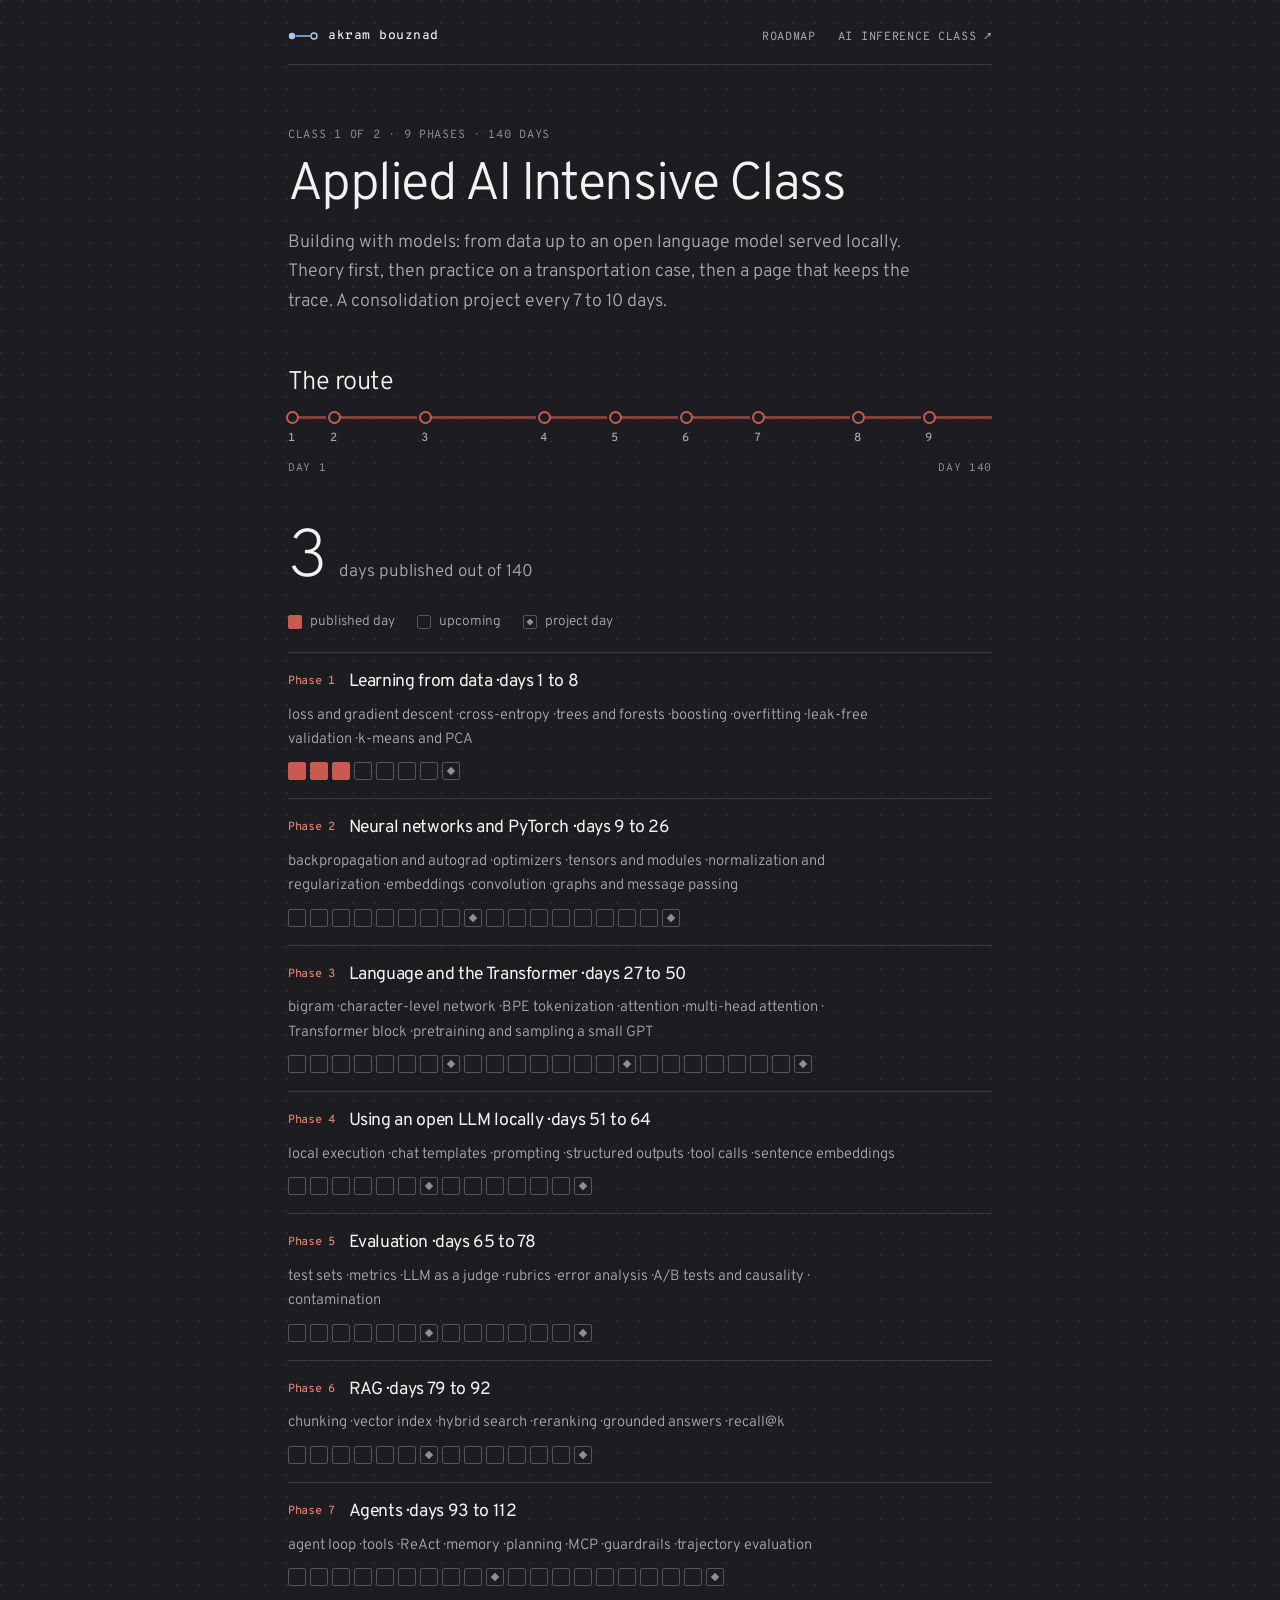
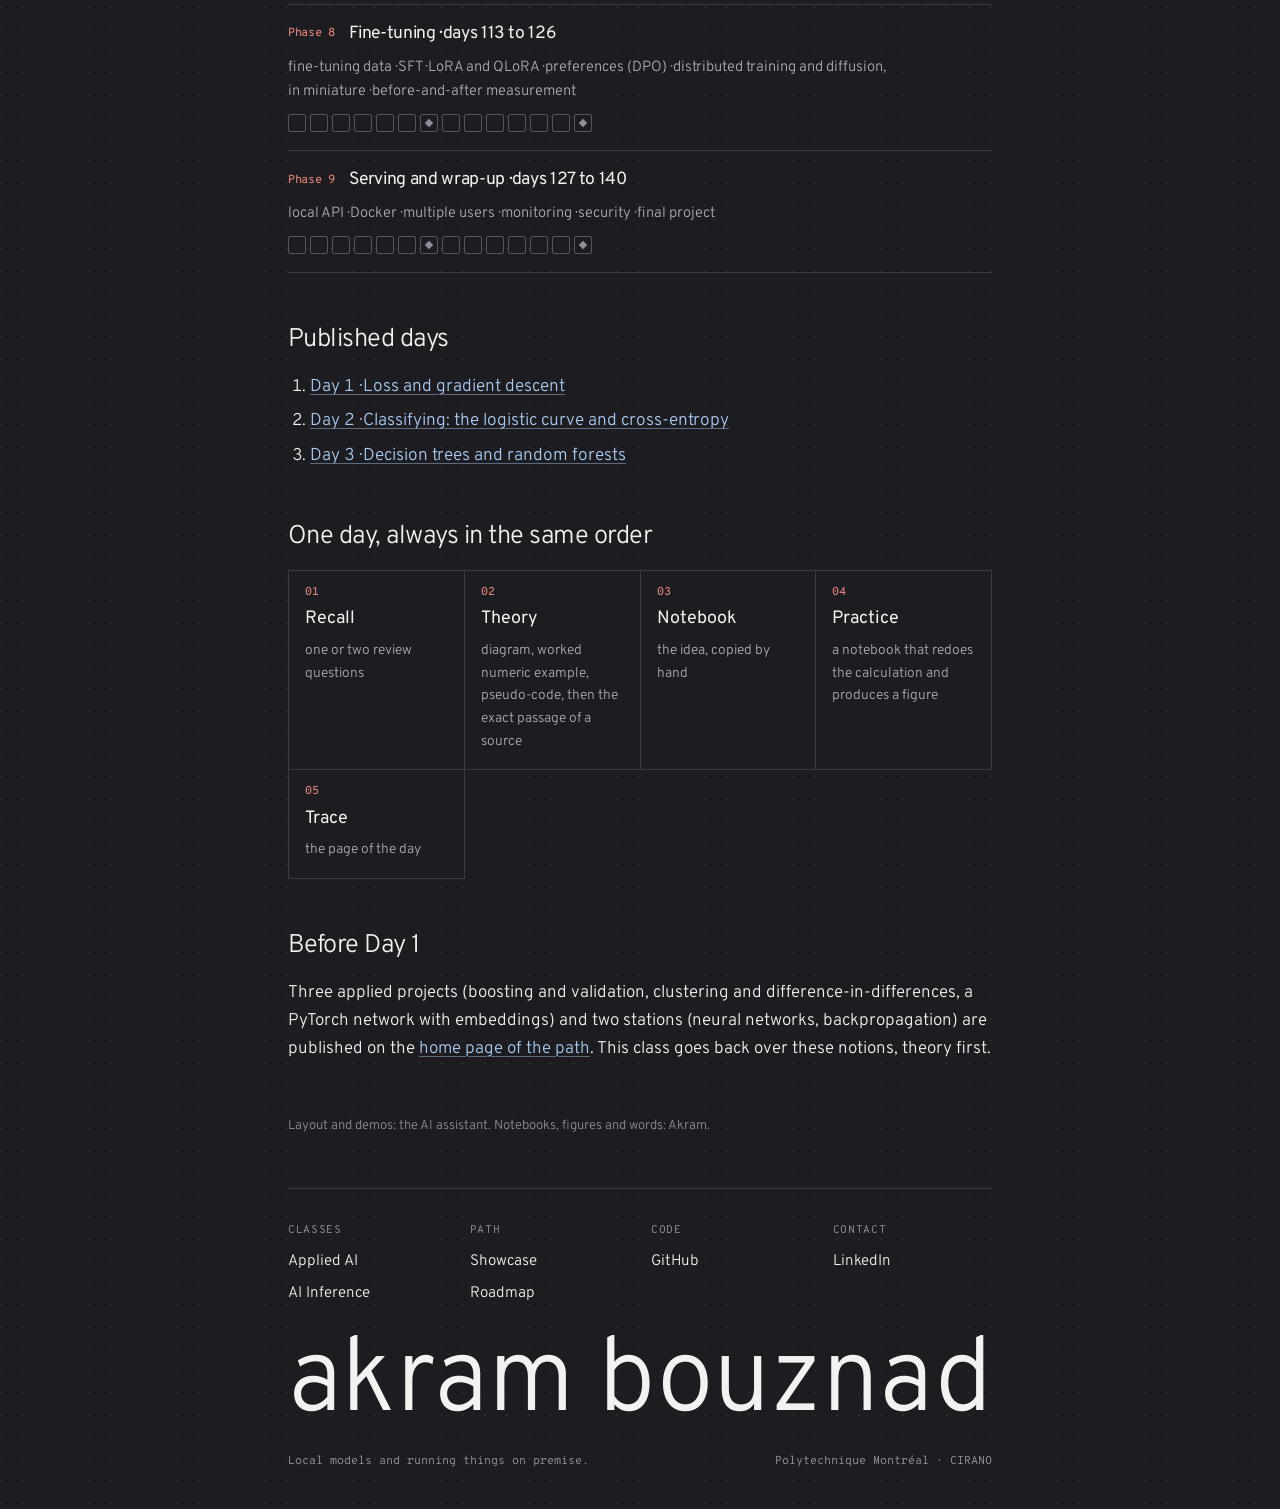
<file: docs/index.html>
<!doctype html>
<html lang="en">
<head>
<meta charset="utf-8">
<meta name="viewport" content="width=device-width, initial-scale=1, viewport-fit=cover">
<title>Applied AI Intensive Class</title>
<meta name="description" content="A 140-day intensive class in applied AI: from data up to an open language model served locally. Theory first, one page a day, a project every 7 to 10 days.">
<link rel="preconnect" href="https://fonts.googleapis.com">
<link rel="preconnect" href="https://fonts.gstatic.com" crossorigin>
<link rel="stylesheet" href="https://fonts.googleapis.com/css2?family=Overpass+Mono:wght@400;500&family=Overpass:ital,wght@0,200..700;1,300..500&display=swap">
<link rel="stylesheet" href="style.css">
</head>
<body>
<main class="page-jours">
  <nav class="barre" aria-label="Related pages">
    <a class="signature" href="https://akrambouznad789-cyber.github.io/"><svg viewBox="0 0 30 10" aria-hidden="true"><circle cx="4" cy="5" r="3.2" fill="currentColor"/><line x1="7.6" y1="5" x2="22.4" y2="5" stroke="currentColor" stroke-width="1.4"/><circle cx="26" cy="5" r="3" fill="none" stroke="currentColor" stroke-width="1.4"/></svg>akram bouznad</a>
    <ul class="liens-haut">
      <li><a href="https://akrambouznad789-cyber.github.io/roadmap-ia/">Roadmap</a></li>
      <li><a href="https://akrambouznad789-cyber.github.io/ai-inference-intensive-class/">AI Inference class ↗</a></li>
    </ul>
  </nav>

  <header class="entete">
    <p class="surtitre">Class 1 of 2 · 9 phases · 140 days</p>
    <h1>Applied AI Intensive Class</h1>
    <p class="chapeau">Building with models: from data up to an open language model served locally. Theory first, then practice on a transportation case, then a page that keeps the trace. A consolidation project every 7 to 10 days.</p>
  </header>

  <section aria-labelledby="route-title">
    <h2 id="route-title">The route</h2>
    <ol class="ligne-phases" id="phase-line"></ol>
    <p class="reperes-jours" aria-hidden="true"><span>Day 1</span><span>Day 140</span></p>
  </section>

  <section aria-labelledby="progress-title">
    <h2 id="progress-title" class="sr-titre">Progress</h2>
    <p class="compte"><strong id="count">0</strong><span id="count-text">day published out of 140</span></p>
    <p class="legende">
      <span><i class="case faite" aria-hidden="true"></i> published day</span>
      <span><i class="case" aria-hidden="true"></i> upcoming</span>
      <span><i class="case projet" aria-hidden="true"></i> project day</span>
    </p>
    <div class="phases" id="phases"></div>
  </section>

  <section aria-labelledby="list-title">
    <h2 id="list-title">Published days</h2>
    <ol class="liste-jours" id="day-list"></ol>
    <p class="note" id="empty-list" hidden>No day published yet: Day 1 opens phase 1.</p>
  </section>

  <section aria-labelledby="recipe-title">
    <h2 id="recipe-title">One day, always in the same order</h2>
    <ol class="recette">
      <li><strong>Recall</strong><span class="quoi">one or two review questions</span></li>
      <li><strong>Theory</strong><span class="quoi">diagram, worked numeric example, pseudo-code, then the exact passage of a source</span></li>
      <li><strong>Notebook</strong><span class="quoi">the idea, copied by hand</span></li>
      <li><strong>Practice</strong><span class="quoi">a notebook that redoes the calculation and produces a figure</span></li>
      <li><strong>Trace</strong><span class="quoi">the page of the day</span></li>
    </ol>
  </section>

  <section aria-labelledby="before-title">
    <h2 id="before-title">Before Day 1</h2>
    <p>Three applied projects (boosting and validation, clustering and difference-in-differences, a PyTorch network with embeddings) and two stations (neural networks, backpropagation) are published on the <a href="https://akrambouznad789-cyber.github.io/roadmap-ia/">home page of the path</a>. This class goes back over these notions, theory first.</p>
  </section>

  <p class="attribution">Layout and demos: the AI assistant. Notebooks, figures and words: Akram.</p>
  <footer class="pied">
    <div class="pied-colonnes">
      <div><p class="pied-titre">Classes</p><ul><li><a href="https://akrambouznad789-cyber.github.io/applied-ai-intensive-class/">Applied AI</a></li><li><a href="https://akrambouznad789-cyber.github.io/ai-inference-intensive-class/">AI Inference</a></li></ul></div>
      <div><p class="pied-titre">Path</p><ul><li><a href="https://akrambouznad789-cyber.github.io/">Showcase</a></li><li><a href="https://akrambouznad789-cyber.github.io/roadmap-ia/">Roadmap</a></li></ul></div>
      <div><p class="pied-titre">Code</p><ul><li><a href="https://github.com/akrambouznad789-cyber">GitHub</a></li></ul></div>
      <div><p class="pied-titre">Contact</p><ul><li><a href="https://www.linkedin.com/in/akram-bouznad-68aa7b292/">LinkedIn</a></li></ul></div>
    </div>
    <svg class="pied-nom" viewBox="0 0 1000 128" role="img" aria-label="Akram Bouznad"><text x="0" y="106" font-size="150" textLength="1000" lengthAdjust="spacingAndGlyphs">akram bouznad</text></svg>
    <p class="pied-bas"><span>Local models and running things on premise.</span><span>Polytechnique Montréal · CIRANO</span></p>
  </footer>
</main>

<!-- The only thing to update each day: one line per published day, for example
     { "numero": 1, "titre": "Loss and gradient descent" }
     The block ids and keys stay in French: the showcase site reads them. -->
<script type="application/json" id="jours-publies">
[
  { "numero": 1, "titre": "Loss and gradient descent" },
  { "numero": 2, "titre": "Classifying: the logistic curve and cross-entropy" },
  { "numero": 3, "titre": "Decision trees and random forests" }
]
</script>

<!-- The phases of the class. The showcase site (akrambouznad789-cyber.github.io) reads this block and the published days;
     the home page of the path (repository roadmap-ia) repeats their names and bounds. -->
<script type="application/json" id="phases-de-la-classe">
[
  { "numero": 1, "nom": "Learning from data", "debut": 1, "fin": 8, "projets": [8],
    "contenu": "loss and gradient descent · cross-entropy · trees and forests · boosting · overfitting · leak-free validation · k-means and PCA" },
  { "numero": 2, "nom": "Neural networks and PyTorch", "debut": 9, "fin": 26, "projets": [17, 26],
    "contenu": "backpropagation and autograd · optimizers · tensors and modules · normalization and regularization · embeddings · convolution · graphs and message passing" },
  { "numero": 3, "nom": "Language and the Transformer", "debut": 27, "fin": 50, "projets": [34, 42, 50],
    "contenu": "bigram · character-level network · BPE tokenization · attention · multi-head attention · Transformer block · pretraining and sampling a small GPT" },
  { "numero": 4, "nom": "Using an open LLM locally", "debut": 51, "fin": 64, "projets": [57, 64],
    "contenu": "local execution · chat templates · prompting · structured outputs · tool calls · sentence embeddings" },
  { "numero": 5, "nom": "Evaluation", "debut": 65, "fin": 78, "projets": [71, 78],
    "contenu": "test sets · metrics · LLM as a judge · rubrics · error analysis · A/B tests and causality · contamination" },
  { "numero": 6, "nom": "RAG", "debut": 79, "fin": 92, "projets": [85, 92],
    "contenu": "chunking · vector index · hybrid search · reranking · grounded answers · recall@k" },
  { "numero": 7, "nom": "Agents", "debut": 93, "fin": 112, "projets": [102, 112],
    "contenu": "agent loop · tools · ReAct · memory · planning · MCP · guardrails · trajectory evaluation" },
  { "numero": 8, "nom": "Fine-tuning", "debut": 113, "fin": 126, "projets": [119, 126],
    "contenu": "fine-tuning data · SFT · LoRA and QLoRA · preferences (DPO) · distributed training and diffusion, in miniature · before-and-after measurement" },
  { "numero": 9, "nom": "Serving and wrap-up", "debut": 127, "fin": 140, "projets": [133, 140],
    "contenu": "local API · Docker · multiple users · monitoring · security · final project" }
]
</script>

<script>
  const NUMBER_OF_DAYS = 140;
  const PHASES = JSON.parse(document.getElementById("phases-de-la-classe").textContent);

  const publishedDays = JSON.parse(document.getElementById("jours-publies").textContent);
  const titleByDay = new Map(publishedDays.map((day) => [day.numero, day.titre]));
  const dayAddress = (number) => `jours/jour-${String(number).padStart(3, "0")}/`;

  function drawSegment(phase) {
    const link = document.createElement("a");
    link.href = `#phase-${phase.numero}`;
    link.textContent = phase.numero;
    link.title = `Phase ${phase.numero} · ${phase.nom} · days ${phase.debut} to ${phase.fin}`;
    link.setAttribute("aria-label", link.title);
    const segment = document.createElement("li");
    segment.style.setProperty("--jours", phase.fin - phase.debut + 1);
    segment.append(link);
    return segment;
  }

  function drawPhase(phase) {
    const block = document.createElement("div");
    block.className = "phase";
    block.id = `phase-${phase.numero}`;
    const title = document.createElement("h3");
    const label = document.createElement("span");
    label.className = "numero";
    label.textContent = `Phase ${phase.numero}`;
    title.append(label, document.createTextNode(`${phase.nom} · days ${phase.debut} to ${phase.fin}`));
    const content = document.createElement("p");
    content.className = "contenu";
    content.textContent = phase.contenu;

    const squares = document.createElement("ul");
    squares.className = "cases";
    for (let number = phase.debut; number <= phase.fin; number += 1) {
      const dayTitle = titleByDay.get(number);
      const isProject = phase.projets.includes(number);
      const description = `Day ${number}${isProject ? ", project" : ""}${dayTitle ? `: ${dayTitle}` : ", upcoming"}`;
      const mark = document.createElement(dayTitle ? "a" : "span");
      mark.className = ["case", dayTitle ? "faite" : "", isProject ? "projet" : ""].join(" ").trim();
      mark.title = description;
      mark.setAttribute("aria-label", description);
      if (dayTitle) {
        mark.href = dayAddress(number);
      } else {
        mark.setAttribute("role", "img");
      }
      const item = document.createElement("li");
      item.append(mark);
      squares.append(item);
    }
    block.append(title, content, squares);
    return block;
  }

  document.getElementById("phase-line").append(...PHASES.map(drawSegment));
  document.getElementById("phases").append(...PHASES.map(drawPhase));

  const numberPublished = publishedDays.length;
  document.getElementById("count").textContent = numberPublished;
  document.getElementById("count-text").textContent =
    `${numberPublished === 1 ? "day" : "days"} published out of ${NUMBER_OF_DAYS}`;

  const list = document.getElementById("day-list");
  for (const day of [...publishedDays].sort((a, b) => a.numero - b.numero)) {
    const link = document.createElement("a");
    link.href = dayAddress(day.numero);
    link.textContent = `Day ${day.numero} · ${day.titre}`;
    const item = document.createElement("li");
    item.append(link);
    list.append(item);
  }
  list.hidden = numberPublished === 0;
  document.getElementById("empty-list").hidden = numberPublished > 0;
</script>
</body>
</html>
</file>
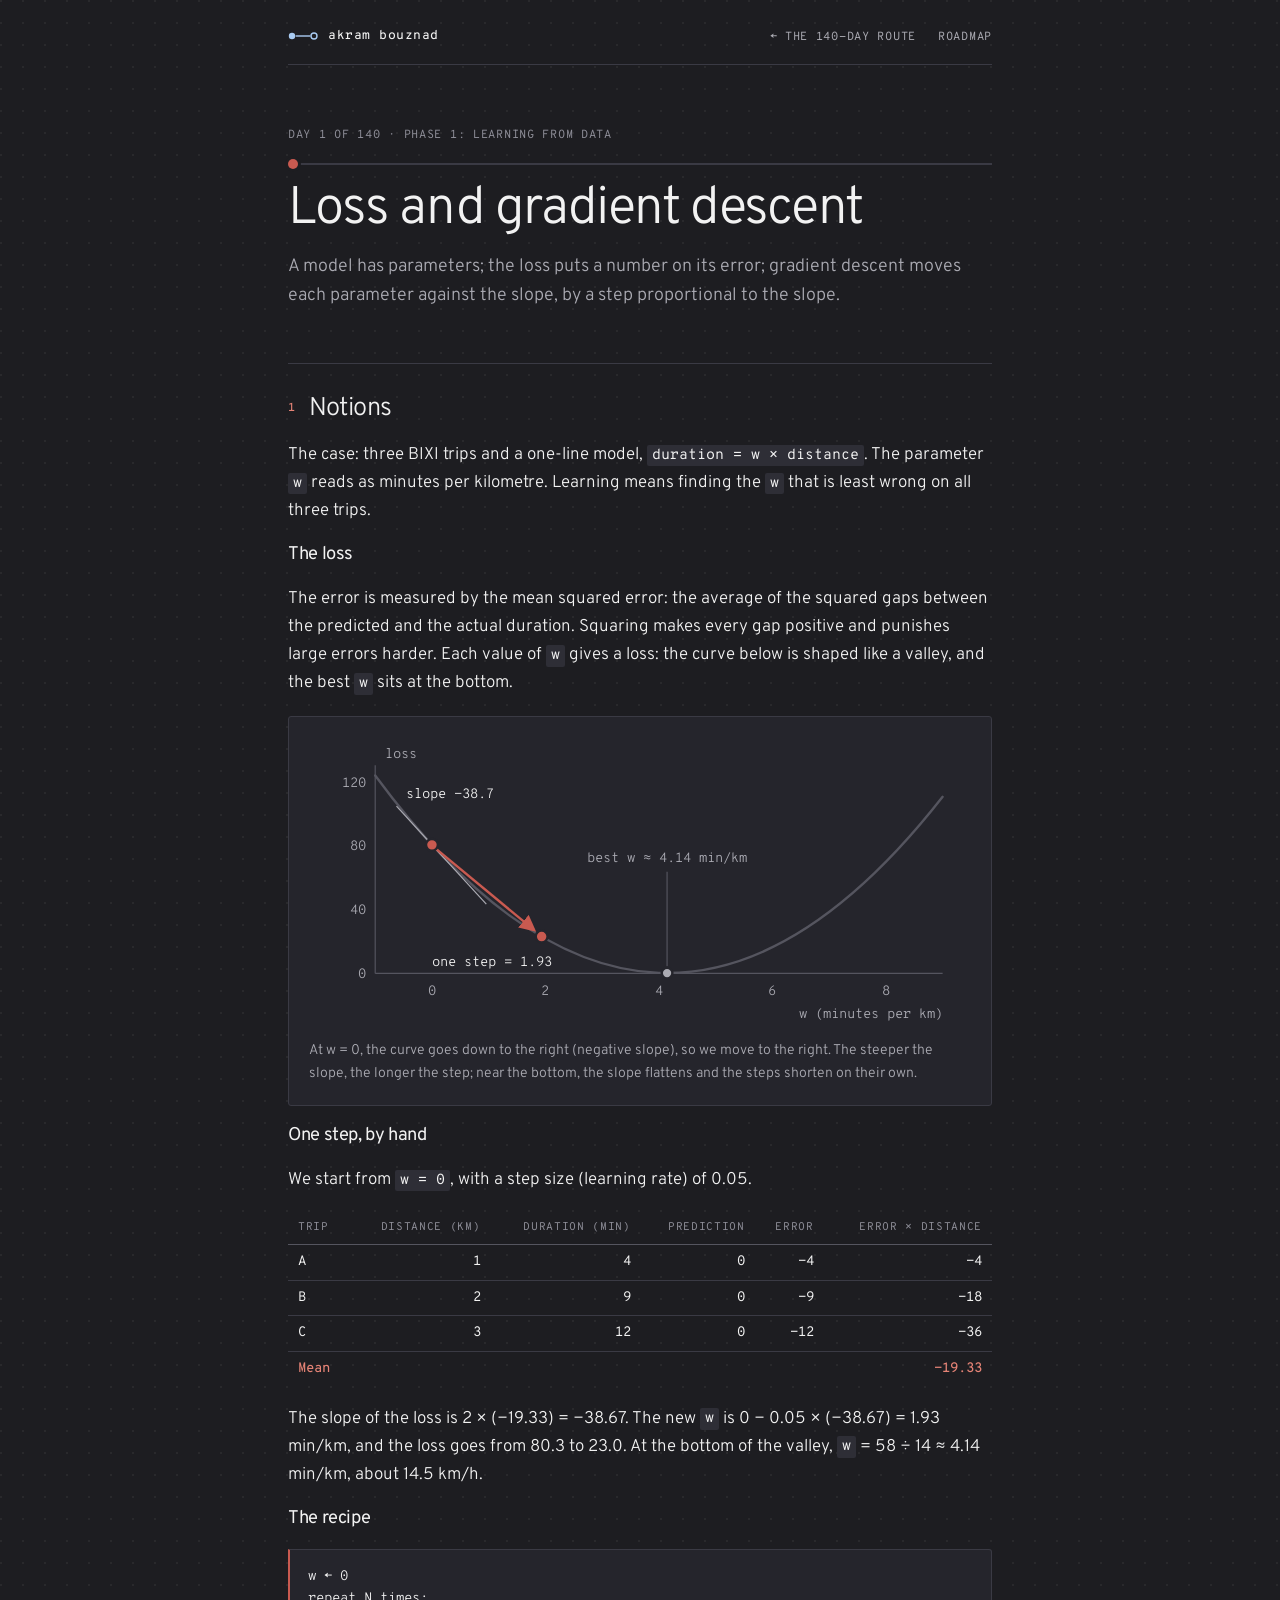
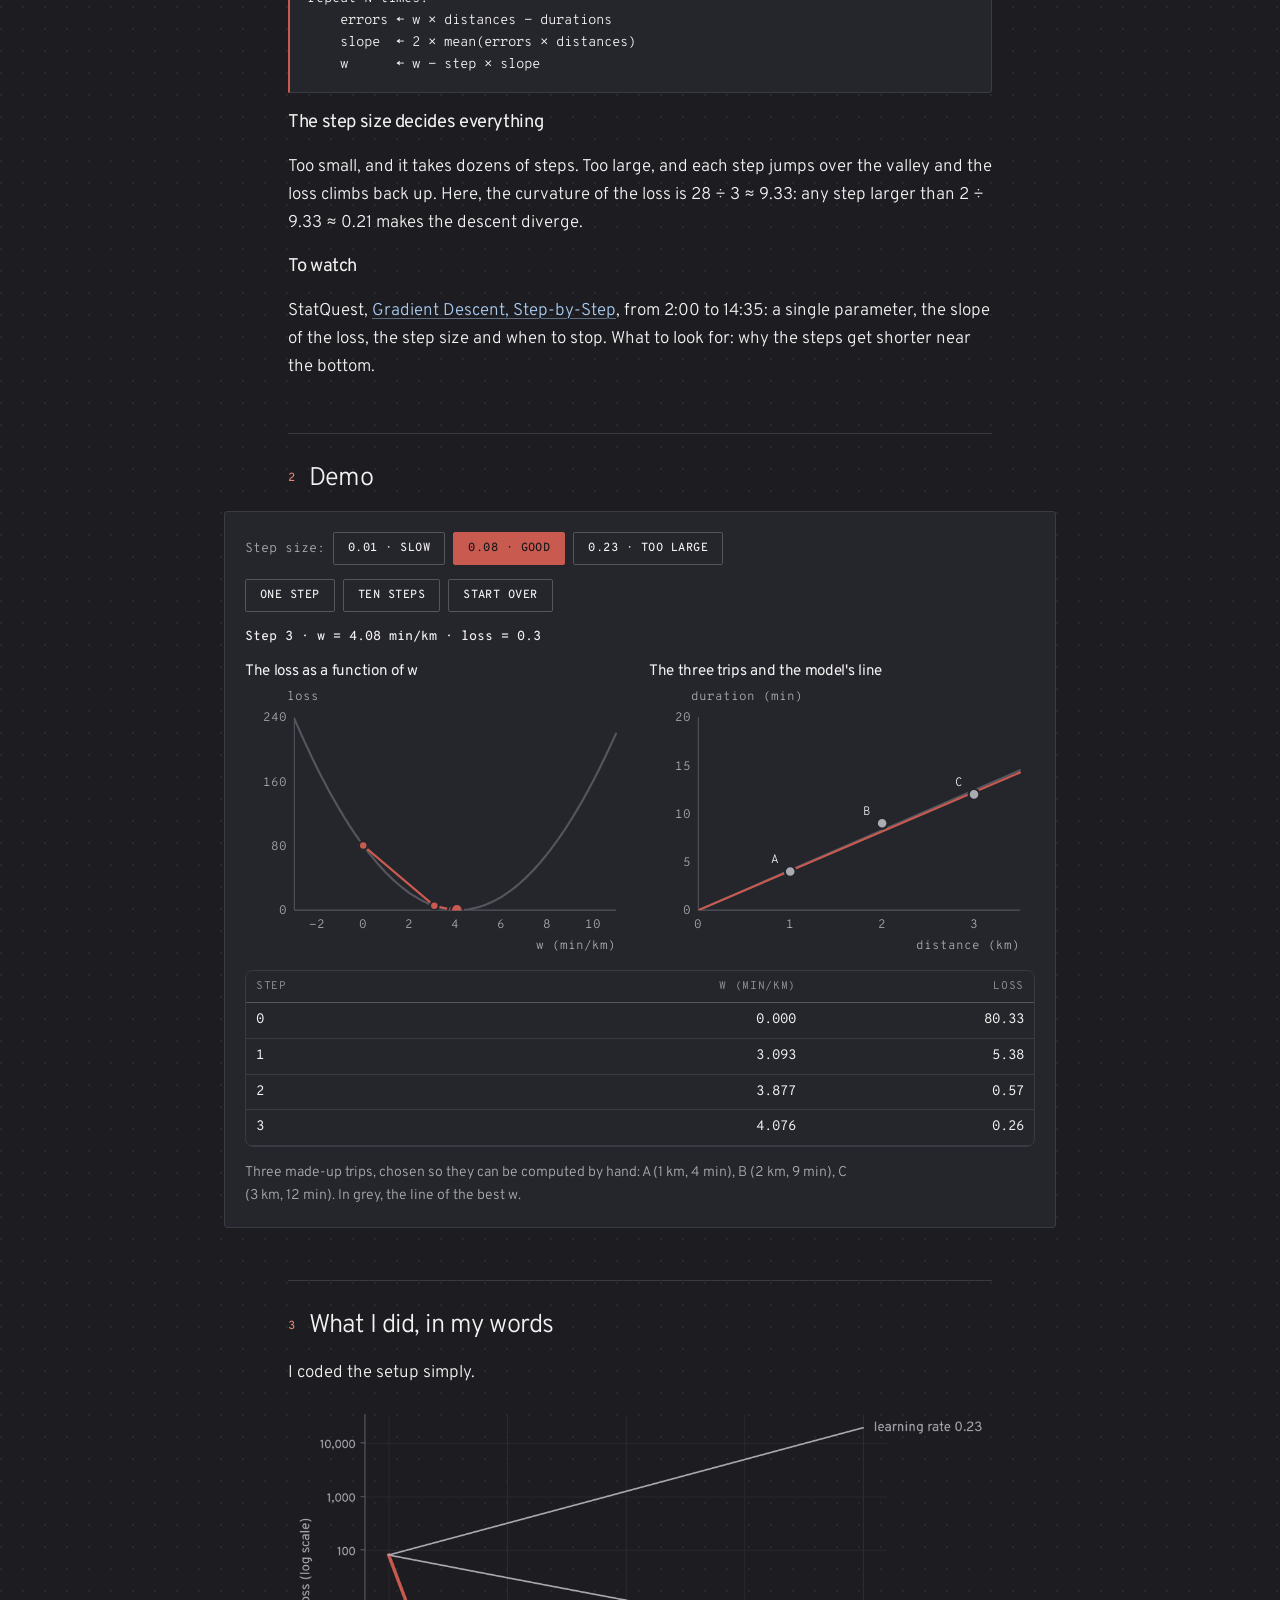
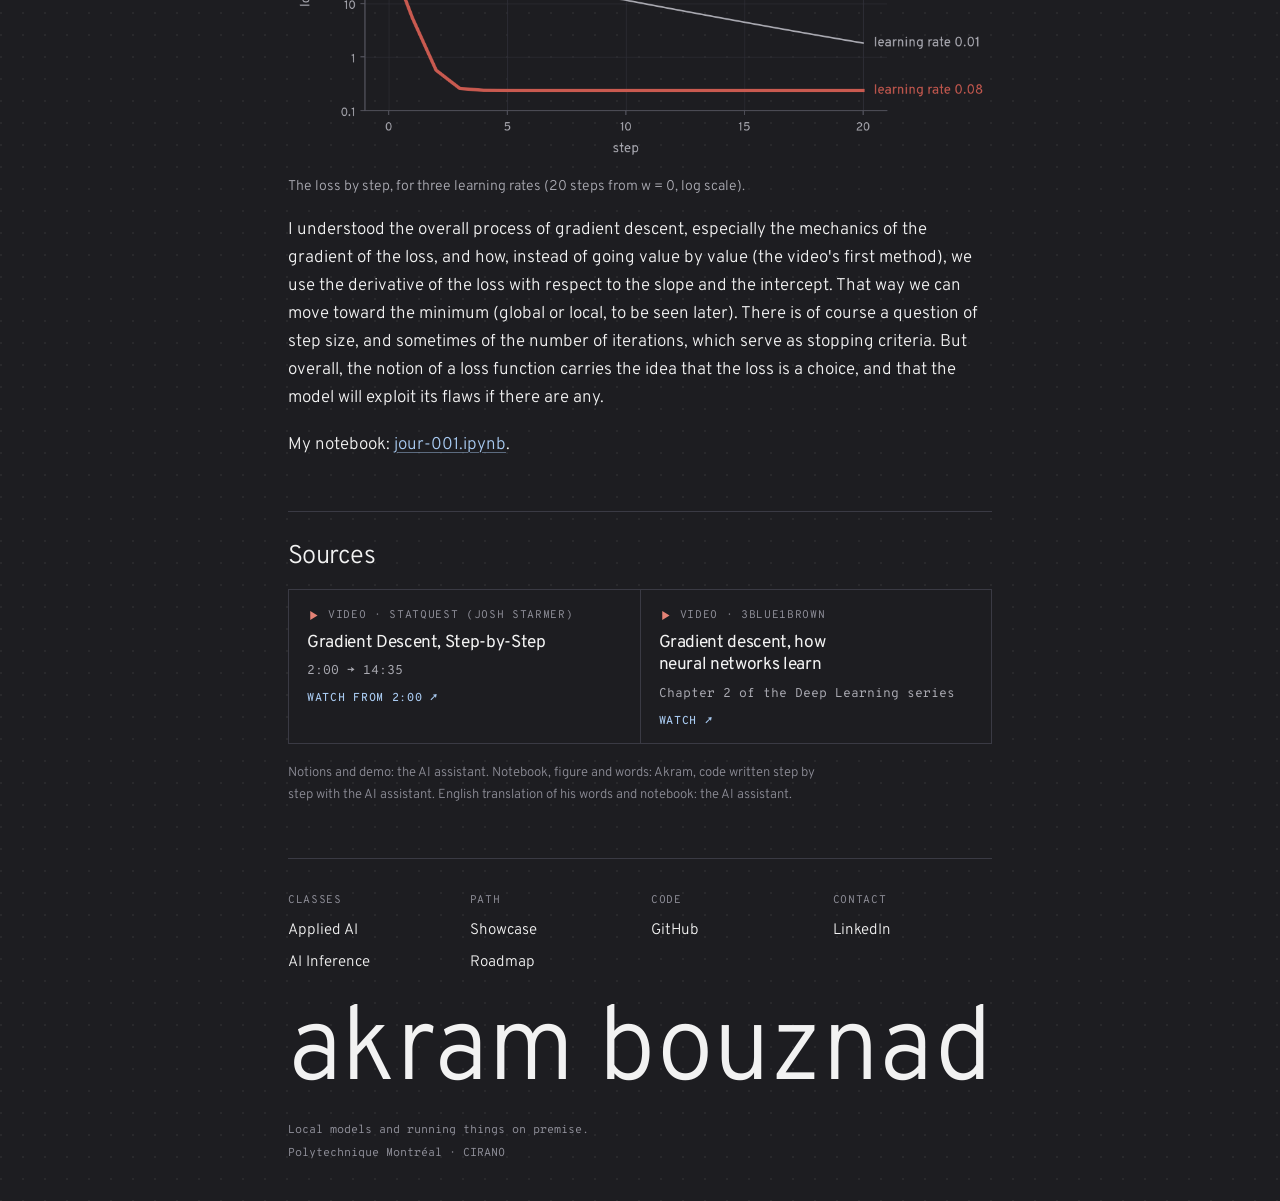
<file: docs/jours/jour-001/index.html>
<!doctype html>
<html lang="en">
<head>
<meta charset="utf-8">
<meta name="viewport" content="width=device-width, initial-scale=1, viewport-fit=cover">
<title>Day 1 · Loss and gradient descent | Applied AI Intensive Class</title>
<meta name="description" content="A model has parameters; the loss puts a number on its error; gradient descent moves each parameter against the slope, by a step proportional to the slope.">
<link rel="preconnect" href="https://fonts.googleapis.com">
<link rel="preconnect" href="https://fonts.gstatic.com" crossorigin>
<link rel="stylesheet" href="https://fonts.googleapis.com/css2?family=Overpass+Mono:wght@400;500&family=Overpass:ital,wght@0,200..700;1,300..500&display=swap">
<link rel="stylesheet" href="../../style.css">
<style>
  /* Day 1 only: two charts side by side, stacked on a phone. */
  .demo-charts { display: grid; grid-template-columns: repeat(auto-fit, minmax(260px, 1fr)); gap: 18px; }
  .demo-charts figure { gap: 4px; }
  .demo-charts h3 { font-size: 0.95rem; }
  .steps-table { max-height: 220px; overflow: auto; border: 1px solid var(--filet); border-radius: 8px; }
  .steps-table table.chiffres thead th { position: sticky; top: 0; background: var(--surface); }
  .step-arrow { stroke: var(--marque); stroke-width: 2; fill: none; }
  .step-arrowhead { fill: var(--marque); }
  .tangent { stroke: var(--secondaire); stroke-width: 1; }
  .marker-line { stroke: var(--neutre); stroke-width: 1; }
  .warning { color: var(--texte); font-weight: 600; }
  #mots img { display: block; max-width: 100%; height: auto; }
</style>
</head>
<body>
<main class="page-jour">
  <nav class="barre" aria-label="Related pages">
    <a class="signature" href="https://akrambouznad789-cyber.github.io/"><svg viewBox="0 0 30 10" aria-hidden="true"><circle cx="4" cy="5" r="3.2" fill="currentColor"/><line x1="7.6" y1="5" x2="22.4" y2="5" stroke="currentColor" stroke-width="1.4"/><circle cx="26" cy="5" r="3" fill="none" stroke="currentColor" stroke-width="1.4"/></svg>akram bouznad</a>
    <ul class="liens-haut">
      <li><a href="../../index.html">← The 140-day route</a></li>
      <li><a href="https://akrambouznad789-cyber.github.io/roadmap-ia/">Roadmap</a></li>
    </ul>
  </nav>

  <header class="entete">
    <p class="surtitre">Day 1 of 140 · Phase 1: Learning from data</p>
    <div class="compteur" role="img" aria-label="Day 1 of 140"><span style="width: calc(1 / 140 * 100%)"></span></div>
    <h1>Loss and gradient descent</h1>
    <p class="chapeau">A model has parameters; the loss puts a number on its error; gradient descent moves each parameter against the slope, by a step proportional to the slope.</p>
  </header>

  <section id="notions">
    <h2><span class="numero">1</span>Notions</h2>
    <p>The case: three BIXI trips and a one-line model, <code>duration = w × distance</code>. The parameter <code>w</code> reads as minutes per kilometre. Learning means finding the <code>w</code> that is least wrong on all three trips.</p>

    <h3>The loss</h3>
    <p>The error is measured by the mean squared error: the average of the squared gaps between the predicted and the actual duration. Squaring makes every gap positive and punishes large errors harder. Each value of <code>w</code> gives a loss: the curve below is shaped like a valley, and the best <code>w</code> sits at the bottom.</p>

    <figure class="carte">
      <div class="defilant">
        <svg class="schema" viewBox="0 0 560 244" role="img" aria-labelledby="diagram-title diagram-desc">
          <title id="diagram-title">The loss as a function of w, and one descent step</title>
          <desc id="diagram-desc">The loss forms a valley whose bottom is at w ≈ 4.14 min/km. At w = 0, the slope is −38.7; a step of 0.05 takes w from 0 to 1.93, and the loss from 80.3 to 23.0.</desc>
          <line class="axe" x1="56" y1="200" x2="536" y2="200"/>
          <line class="axe" x1="56" y1="24" x2="56" y2="200"/>
          <text class="svg-texte" x="104" y="218" text-anchor="middle">0</text>
          <text class="svg-texte" x="200" y="218" text-anchor="middle">2</text>
          <text class="svg-texte" x="296" y="218" text-anchor="middle">4</text>
          <text class="svg-texte" x="392" y="218" text-anchor="middle">6</text>
          <text class="svg-texte" x="488" y="218" text-anchor="middle">8</text>
          <text class="svg-texte" x="536" y="238" text-anchor="end">w (minutes per km)</text>
          <text class="svg-texte" x="48" y="204" text-anchor="end">0</text>
          <text class="svg-texte" x="48" y="150" text-anchor="end">40</text>
          <text class="svg-texte" x="48" y="96" text-anchor="end">80</text>
          <text class="svg-texte" x="48" y="42" text-anchor="end">120</text>
          <text class="svg-texte" x="64" y="18">loss</text>
          <!-- The loss is a parabola: a quadratic Bézier curve draws it exactly, from w = −1 to w = 9. -->
          <path class="trait-contexte" d="M56,32.57 Q296,357.5 536,50.63"/>
          <line class="tangent" x1="74" y1="58.5" x2="150" y2="141.4"/>
          <text class="svg-texte-fort" x="82" y="52">slope −38.7</text>
          <defs>
            <marker id="arrowhead" viewBox="0 0 10 10" refX="8" refY="5" markerWidth="7" markerHeight="7" orient="auto-start-reverse">
              <path class="step-arrowhead" d="M0,0 L10,5 L0,10 Z"/>
            </marker>
          </defs>
          <line class="step-arrow" x1="108" y1="95" x2="190" y2="163" marker-end="url(#arrowhead)"/>
          <circle class="point-accent" cx="104" cy="91.24" r="5"/>
          <circle class="point-accent" cx="196.8" cy="168.83" r="5"/>
          <text class="svg-texte-fort" x="104" y="194">one step = 1.93</text>
          <line class="marker-line" x1="302.9" y1="114" x2="302.9" y2="194"/>
          <circle class="point-contexte" cx="302.9" cy="199.7" r="4.5"/>
          <text class="svg-texte" x="302.9" y="106" text-anchor="middle">best w ≈ 4.14 min/km</text>
        </svg>
      </div>
      <figcaption>At w = 0, the curve goes down to the right (negative slope), so we move to the right. The steeper the slope, the longer the step; near the bottom, the slope flattens and the steps shorten on their own.</figcaption>
    </figure>

    <h3>One step, by hand</h3>
    <p>We start from <code>w = 0</code>, with a step size (learning rate) of 0.05.</p>
    <div class="defilant">
      <table class="chiffres">
        <thead>
          <tr><th>Trip</th><th>Distance (km)</th><th>Duration (min)</th><th>Prediction</th><th>Error</th><th>Error × distance</th></tr>
        </thead>
        <tbody>
          <tr><td>A</td><td>1</td><td>4</td><td>0</td><td>−4</td><td>−4</td></tr>
          <tr><td>B</td><td>2</td><td>9</td><td>0</td><td>−9</td><td>−18</td></tr>
          <tr><td>C</td><td>3</td><td>12</td><td>0</td><td>−12</td><td>−36</td></tr>
        </tbody>
        <tfoot>
          <tr><td>Mean</td><td></td><td></td><td></td><td></td><td>−19.33</td></tr>
        </tfoot>
      </table>
    </div>
    <p>The slope of the loss is 2 × (−19.33) = −38.67. The new <code>w</code> is 0 − 0.05 × (−38.67) = 1.93 min/km, and the loss goes from 80.3 to 23.0. At the bottom of the valley, <code>w</code> = 58 ÷ 14 ≈ 4.14 min/km, about 14.5 km/h.</p>

    <h3>The recipe</h3>
<pre class="pseudo">w ← 0
repeat N times:
    errors ← w × distances − durations
    slope  ← 2 × mean(errors × distances)
    w      ← w − step × slope</pre>

    <h3>The step size decides everything</h3>
    <p>Too small, and it takes dozens of steps. Too large, and each step jumps over the valley and the loss climbs back up. Here, the curvature of the loss is 28 ÷ 3 ≈ 9.33: any step larger than 2 ÷ 9.33 ≈ 0.21 makes the descent diverge.</p>

    <h3>To watch</h3>
    <p>StatQuest, <a href="https://www.youtube.com/watch?v=sDv4f4s2SB8">Gradient Descent, Step-by-Step</a>, from 2:00 to 14:35: a single parameter, the slope of the loss, the step size and when to stop. What to look for: why the steps get shorter near the bottom.</p>
  </section>

  <section id="demo">
    <h2><span class="numero">2</span>Demo</h2>
    <div class="carte">
      <div class="commandes" role="group" aria-label="Step size">
        <span class="lecture">Step size:</span>
        <button type="button" class="bouton" id="rate-slow" data-rate="0.01" aria-pressed="false">0.01 · slow</button>
        <button type="button" class="bouton" id="rate-good" data-rate="0.08" aria-pressed="true">0.08 · good</button>
        <button type="button" class="bouton" id="rate-too-large" data-rate="0.23" aria-pressed="false">0.23 · too large</button>
      </div>
      <div class="commandes">
        <button type="button" class="bouton" id="one-step">One step</button>
        <button type="button" class="bouton" id="ten-steps">Ten steps</button>
        <button type="button" class="bouton" id="start-over">Start over</button>
      </div>
      <p class="lecture" id="reading" aria-live="polite"></p>
      <div class="demo-charts">
        <figure>
          <h3>The loss as a function of w</h3>
          <svg id="loss-chart" viewBox="0 0 360 252" role="img" aria-label="The loss as a function of w, with each step of the descent"></svg>
        </figure>
        <figure>
          <h3>The three trips and the model's line</h3>
          <svg id="trips-chart" viewBox="0 0 360 252" role="img" aria-label="The three trips and the line duration = w × distance"></svg>
        </figure>
      </div>
      <div class="steps-table">
        <table class="chiffres">
          <thead><tr><th>Step</th><th>w (min/km)</th><th>Loss</th></tr></thead>
          <tbody id="steps-body"></tbody>
        </table>
      </div>
      <p class="note">Three made-up trips, chosen so they can be computed by hand: A (1 km, 4 min), B (2 km, 9 min), C (3 km, 12 min). In grey, the line of the best w.</p>
    </div>
  </section>

  <section id="mots">
    <h2><span class="numero">3</span>What I did, in my words</h2>
    <p>I coded the setup simply.</p>
    <figure>
      <img src="loss_by_learning_rate_sombre.png" width="1098" height="565" alt="The loss by step, over 20 steps from w = 0, on a log scale. With a learning rate of 0.08, it falls to its floor of 0.24 within 4 steps; with 0.01, it goes down slowly to 1.83; with 0.23, it climbs in a straight line to 19,103.">
      <figcaption>The loss by step, for three learning rates (20 steps from w = 0, log scale).</figcaption>
    </figure>
    <p>I understood the overall process of gradient descent, especially the mechanics of the gradient of the loss, and how, instead of going value by value (the video's first method), we use the derivative of the loss with respect to the slope and the intercept. That way we can move toward the minimum (global or local, to be seen later). There is of course a question of step size, and sometimes of the number of iterations, which serve as stopping criteria. But overall, the notion of a loss function carries the idea that the loss is a choice, and that the model will exploit its flaws if there are any.</p>
    <p>My notebook: <a href="https://github.com/akrambouznad789-cyber/applied-ai-intensive-class/blob/main/docs/jours/jour-001/jour-001.ipynb">jour-001.ipynb</a>.</p>
  </section>

  <section id="sources" class="sources">
    <h2>Sources</h2>
    <ul class="cartes-sources">
      <li class="carte-source">
        <p class="type-source"><svg viewBox="0 0 16 16" aria-hidden="true"><path d="M4 2.5v11l9-5.5z" fill="currentColor"/></svg>Video · StatQuest (Josh Starmer)</p>
        <h3>Gradient Descent, Step-by-Step</h3>
        <p class="passage">2:00 → 14:35</p>
        <a class="bouton-source" href="https://www.youtube.com/watch?v=sDv4f4s2SB8&amp;t=120s">Watch from 2:00 ↗</a>
      </li>
      <li class="carte-source">
        <p class="type-source"><svg viewBox="0 0 16 16" aria-hidden="true"><path d="M4 2.5v11l9-5.5z" fill="currentColor"/></svg>Video · 3Blue1Brown</p>
        <h3>Gradient descent, how neural networks learn</h3>
        <p class="passage">Chapter 2 of the Deep Learning series</p>
        <a class="bouton-source" href="https://www.youtube.com/watch?v=IHZwWFHWa-w">Watch ↗</a>
      </li>
    </ul>
    <p class="attribution">Notions and demo: the AI assistant. Notebook, figure and words: Akram, code written step by step with the AI assistant. English translation of his words and notebook: the AI assistant.</p>
  </section>
  <footer class="pied">
    <div class="pied-colonnes">
      <div><p class="pied-titre">Classes</p><ul><li><a href="https://akrambouznad789-cyber.github.io/applied-ai-intensive-class/">Applied AI</a></li><li><a href="https://akrambouznad789-cyber.github.io/ai-inference-intensive-class/">AI Inference</a></li></ul></div>
      <div><p class="pied-titre">Path</p><ul><li><a href="https://akrambouznad789-cyber.github.io/">Showcase</a></li><li><a href="https://akrambouznad789-cyber.github.io/roadmap-ia/">Roadmap</a></li></ul></div>
      <div><p class="pied-titre">Code</p><ul><li><a href="https://github.com/akrambouznad789-cyber">GitHub</a></li></ul></div>
      <div><p class="pied-titre">Contact</p><ul><li><a href="https://www.linkedin.com/in/akram-bouznad-68aa7b292/">LinkedIn</a></li></ul></div>
    </div>
    <svg class="pied-nom" viewBox="0 0 1000 128" role="img" aria-label="Akram Bouznad"><text x="0" y="106" font-size="150" textLength="1000" lengthAdjust="spacingAndGlyphs">akram bouznad</text></svg>
    <p class="pied-bas"><span>Local models and running things on premise.</span><span>Polytechnique Montréal · CIRANO</span></p>
  </footer>
</main>

<script>
  const TRIPS = [
    { name: "A", distance: 1, duration: 4 },
    { name: "B", distance: 2, duration: 9 },
    { name: "C", distance: 3, duration: 12 },
  ];
  const BEST_W = 58 / 14;          // sum(distance × duration) ÷ sum(distance²)
  const MAX_NUMBER_OF_STEPS = 60;
  const SVG = "http://www.w3.org/2000/svg";
  const PLOT_AREA = { left: 46, right: 346, top: 30, bottom: 210 };  // plotting area inside a 360 × 252 viewBox

  const mean = (values) => values.reduce((sum, value) => sum + value, 0) / values.length;
  const loss = (w) => mean(TRIPS.map((trip) => (w * trip.distance - trip.duration) ** 2));
  const slope = (w) => 2 * mean(TRIPS.map((trip) => (w * trip.distance - trip.duration) * trip.distance));
  const formatNumber = (value, decimals) =>
    value.toLocaleString("en-CA", { minimumFractionDigits: decimals, maximumFractionDigits: decimals });

  let learningRate = 0.08;
  let history = [0];

  function scale(domainMin, domainMax, screenMin, screenMax) {
    return (value) => screenMin + ((value - domainMin) / (domainMax - domainMin)) * (screenMax - screenMin);
  }

  function svgElement(name, attributes, parent) {
    const node = document.createElementNS(SVG, name);
    for (const [key, value] of Object.entries(attributes)) node.setAttribute(key, value);
    if (parent) parent.append(node);
    return node;
  }

  function svgText(parent, content, x, y, anchor, cssClass = "svg-texte") {
    const node = svgElement("text", { x, y, "text-anchor": anchor, class: cssClass }, parent);
    node.textContent = content;
    return node;
  }

  // Axes, tick labels and a clipping area: whatever leaves the frame (a diverging descent) is cut off.
  function prepareChart(svg, clipId, xAxis, yAxis) {
    svg.replaceChildren();
    const defs = svgElement("defs", {}, svg);
    const clip = svgElement("clipPath", { id: clipId }, defs);
    svgElement("rect", { x: PLOT_AREA.left, y: PLOT_AREA.top - 6, width: PLOT_AREA.right - PLOT_AREA.left + 6, height: PLOT_AREA.bottom - PLOT_AREA.top + 6 }, clip);
    svgElement("line", { class: "axe", x1: PLOT_AREA.left, y1: PLOT_AREA.bottom, x2: PLOT_AREA.right, y2: PLOT_AREA.bottom }, svg);
    svgElement("line", { class: "axe", x1: PLOT_AREA.left, y1: PLOT_AREA.top, x2: PLOT_AREA.left, y2: PLOT_AREA.bottom }, svg);
    for (const tick of xAxis.ticks) svgText(svg, formatNumber(tick, 0), xAxis.scale(tick), PLOT_AREA.bottom + 17, "middle");
    for (const tick of yAxis.ticks) svgText(svg, formatNumber(tick, 0), PLOT_AREA.left - 7, yAxis.scale(tick) + 4, "end");
    svgText(svg, xAxis.title, PLOT_AREA.right, PLOT_AREA.bottom + 36, "end");
    svgText(svg, yAxis.title, PLOT_AREA.left - 7, PLOT_AREA.top - 16, "start");  // above the top tick
    return svgElement("g", { "clip-path": `url(#${clipId})` }, svg);
  }

  function drawLoss() {
    const x = scale(-3, 11, PLOT_AREA.left, PLOT_AREA.right);
    const y = scale(0, 240, PLOT_AREA.bottom, PLOT_AREA.top);
    const area = prepareChart(
      document.getElementById("loss-chart"), "loss-clip",
      { scale: x, ticks: [-2, 0, 2, 4, 6, 8, 10], title: "w (min/km)" },
      { scale: y, ticks: [0, 80, 160, 240], title: "loss" },
    );
    const points = [];
    for (let i = 0; i <= 140; i += 1) {
      const w = -3 + (14 * i) / 140;
      points.push(`${x(w).toFixed(1)},${y(loss(w)).toFixed(1)}`);
    }
    svgElement("polyline", { class: "trait-contexte", points: points.join(" ") }, area);
    svgElement("circle", { class: "point-contexte", cx: x(BEST_W), cy: y(loss(BEST_W)), r: 4 }, area);
    svgElement("polyline", {
      class: "trait-accent",
      points: history.map((w) => `${x(w).toFixed(1)},${y(loss(w)).toFixed(1)}`).join(" "),
    }, area);
    history.forEach((w, step) => {
      const group = svgElement("g", {}, area);
      const tooltip = svgElement("title", {}, group);
      tooltip.textContent = `Step ${step}: w = ${formatNumber(w, 2)}, loss = ${formatNumber(loss(w), 1)}`;
      svgElement("circle", { cx: x(w), cy: y(loss(w)), r: 12, fill: "transparent" }, group);  // hover target wider than the dot
      svgElement("circle", { class: "point-accent", cx: x(w), cy: y(loss(w)), r: step === history.length - 1 ? 5.5 : 4 }, group);
    });
  }

  function drawTrips() {
    const x = scale(0, 3.5, PLOT_AREA.left, PLOT_AREA.right);
    const y = scale(0, 20, PLOT_AREA.bottom, PLOT_AREA.top);
    const area = prepareChart(
      document.getElementById("trips-chart"), "trips-clip",
      { scale: x, ticks: [0, 1, 2, 3], title: "distance (km)" },
      { scale: y, ticks: [0, 5, 10, 15, 20], title: "duration (min)" },
    );
    const w = history[history.length - 1];
    svgElement("line", { class: "trait-contexte", x1: x(0), y1: y(0), x2: x(3.5), y2: y(3.5 * BEST_W) }, area);
    svgElement("line", { class: "trait-accent", x1: x(0), y1: y(0), x2: x(3.5), y2: y(3.5 * w) }, area);
    for (const trip of TRIPS) {
      const group = svgElement("g", {}, area);
      const tooltip = svgElement("title", {}, group);
      tooltip.textContent = `Trip ${trip.name}: ${trip.distance} km, ${trip.duration} min; the model predicts ${formatNumber(w * trip.distance, 1)} min`;
      svgElement("circle", { cx: x(trip.distance), cy: y(trip.duration), r: 12, fill: "transparent" }, group);
      svgElement("circle", { class: "point-contexte", cx: x(trip.distance), cy: y(trip.duration), r: 5 }, group);
      svgText(area, trip.name, x(trip.distance) - 10, y(trip.duration) - 8, "end", "svg-texte-fort");
    }
  }

  function fillTable() {
    const body = document.getElementById("steps-body");
    body.replaceChildren();
    history.forEach((w, step) => {
      const row = document.createElement("tr");
      for (const value of [String(step), formatNumber(w, 3), formatNumber(loss(w), 2)]) {
        const cell = document.createElement("td");
        cell.textContent = value;
        row.append(cell);
      }
      body.append(row);
    });
  }

  function update() {
    const w = history[history.length - 1];
    const step = history.length - 1;
    const lossValue = loss(w);
    const reading = document.getElementById("reading");
    reading.replaceChildren();
    const strong = document.createElement("strong");
    strong.textContent = `Step ${step} · w = ${formatNumber(w, 2)} min/km · loss = ${formatNumber(lossValue, 1)}`;
    reading.append(strong);
    if (lossValue > loss(0) && step > 0) {
      const warning = document.createElement("span");
      warning.className = "warning";
      warning.textContent = " · the loss is climbing: each step jumps over the valley";
      reading.append(warning);
    } else if (Math.abs(w - BEST_W) < 0.01) {
      reading.append(document.createTextNode(" · at the bottom of the valley"));
    }
    drawLoss();
    drawTrips();
    fillTable();
  }

  function advance(numberOfSteps) {
    for (let i = 0; i < numberOfSteps && history.length <= MAX_NUMBER_OF_STEPS; i += 1) {
      const w = history[history.length - 1];
      history.push(w - learningRate * slope(w));
    }
    update();
  }

  for (const button of document.querySelectorAll("[data-rate]")) {
    button.addEventListener("click", () => {
      learningRate = Number(button.dataset.rate);
      for (const other of document.querySelectorAll("[data-rate]")) other.setAttribute("aria-pressed", String(other === button));
      history = [0];
      update();
    });
  }
  document.getElementById("one-step").addEventListener("click", () => advance(1));
  document.getElementById("ten-steps").addEventListener("click", () => advance(10));
  document.getElementById("start-over").addEventListener("click", () => { history = [0]; update(); });

  advance(3);  // the demo opens with three steps already taken
</script>
</body>
</html>
</file>
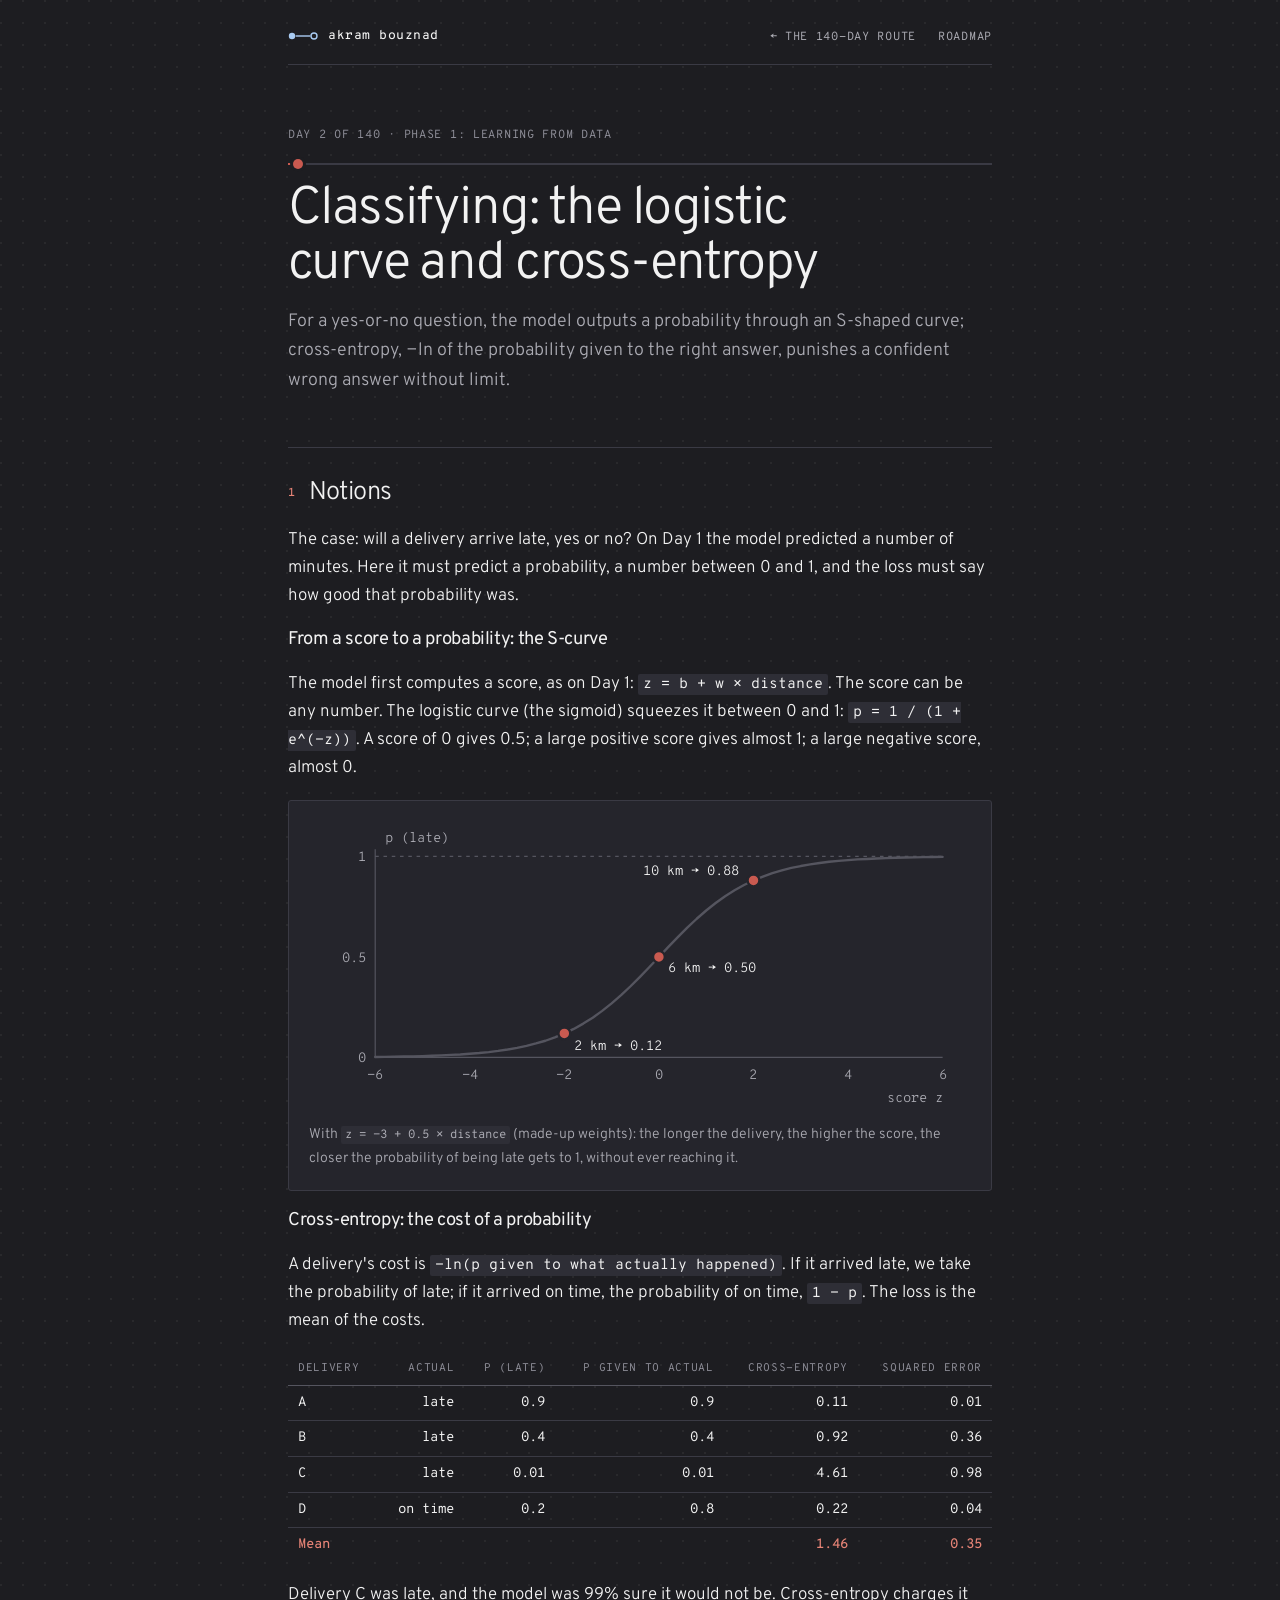
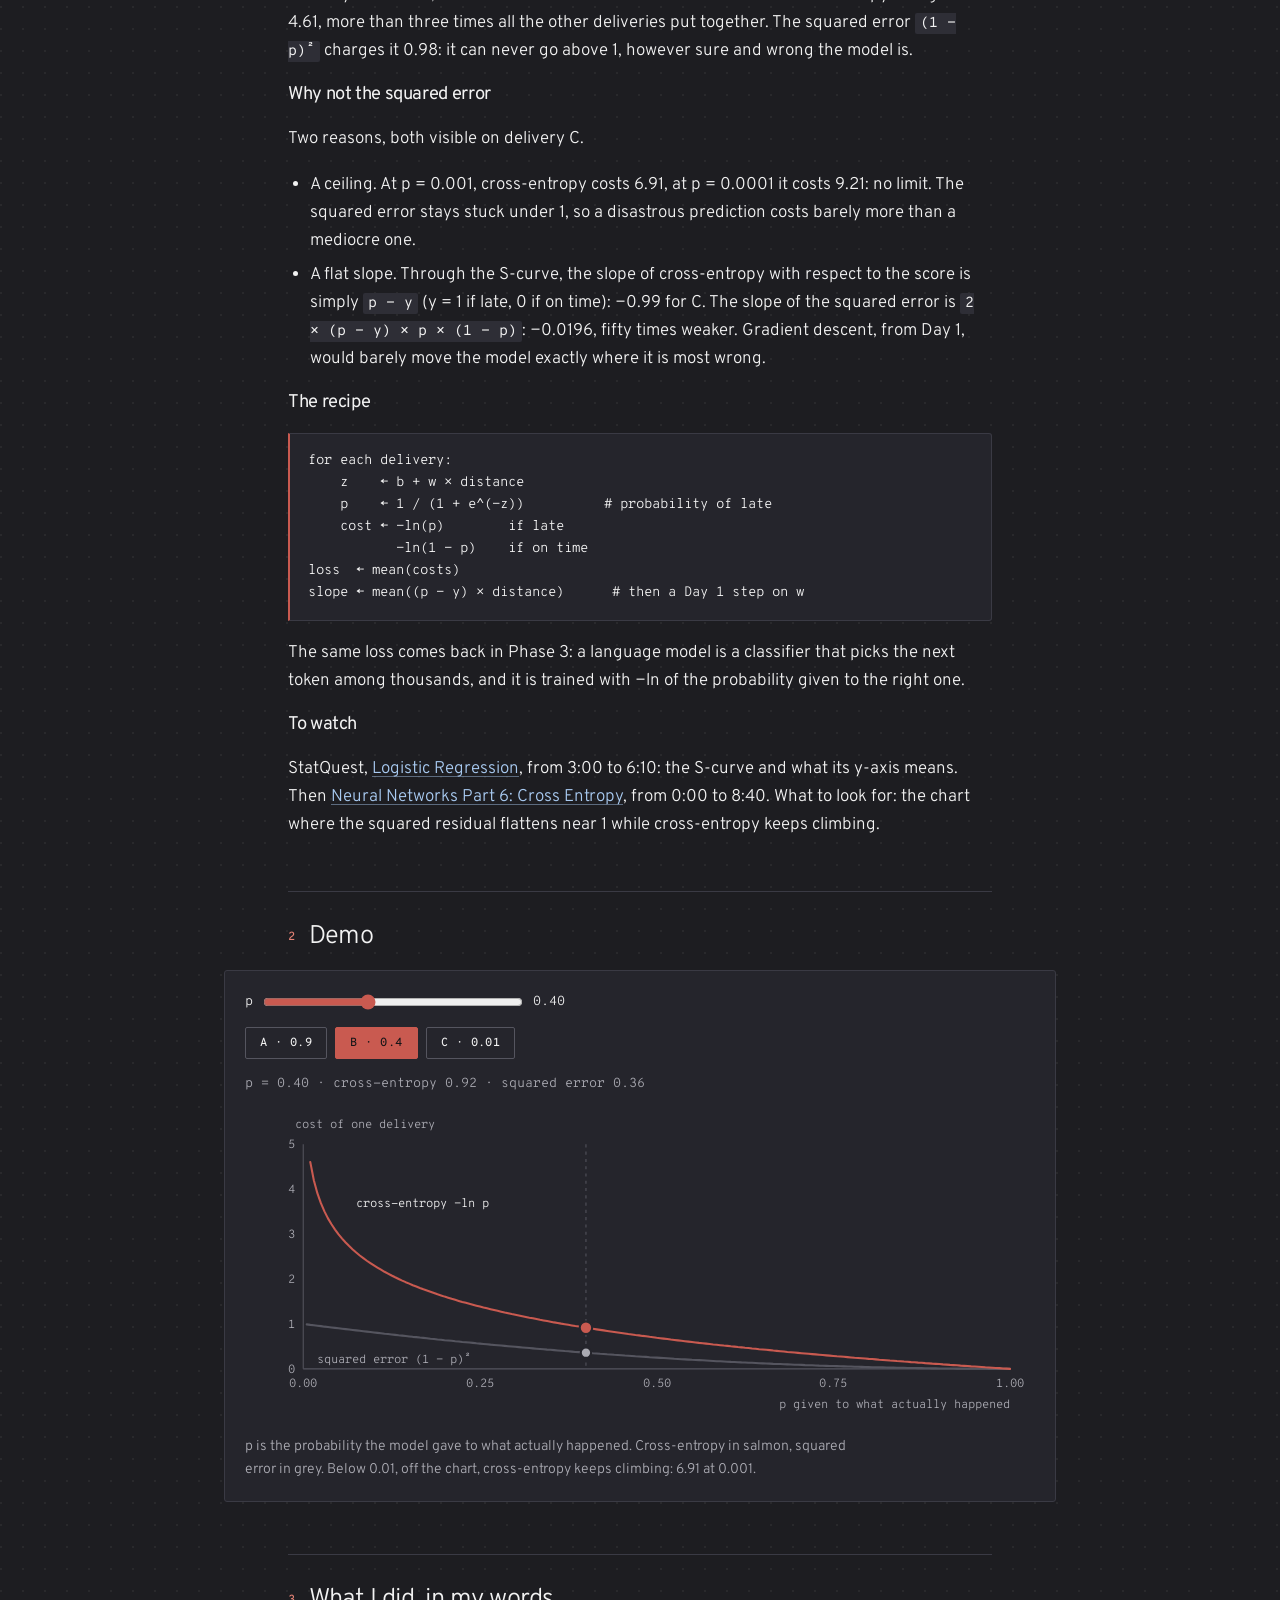
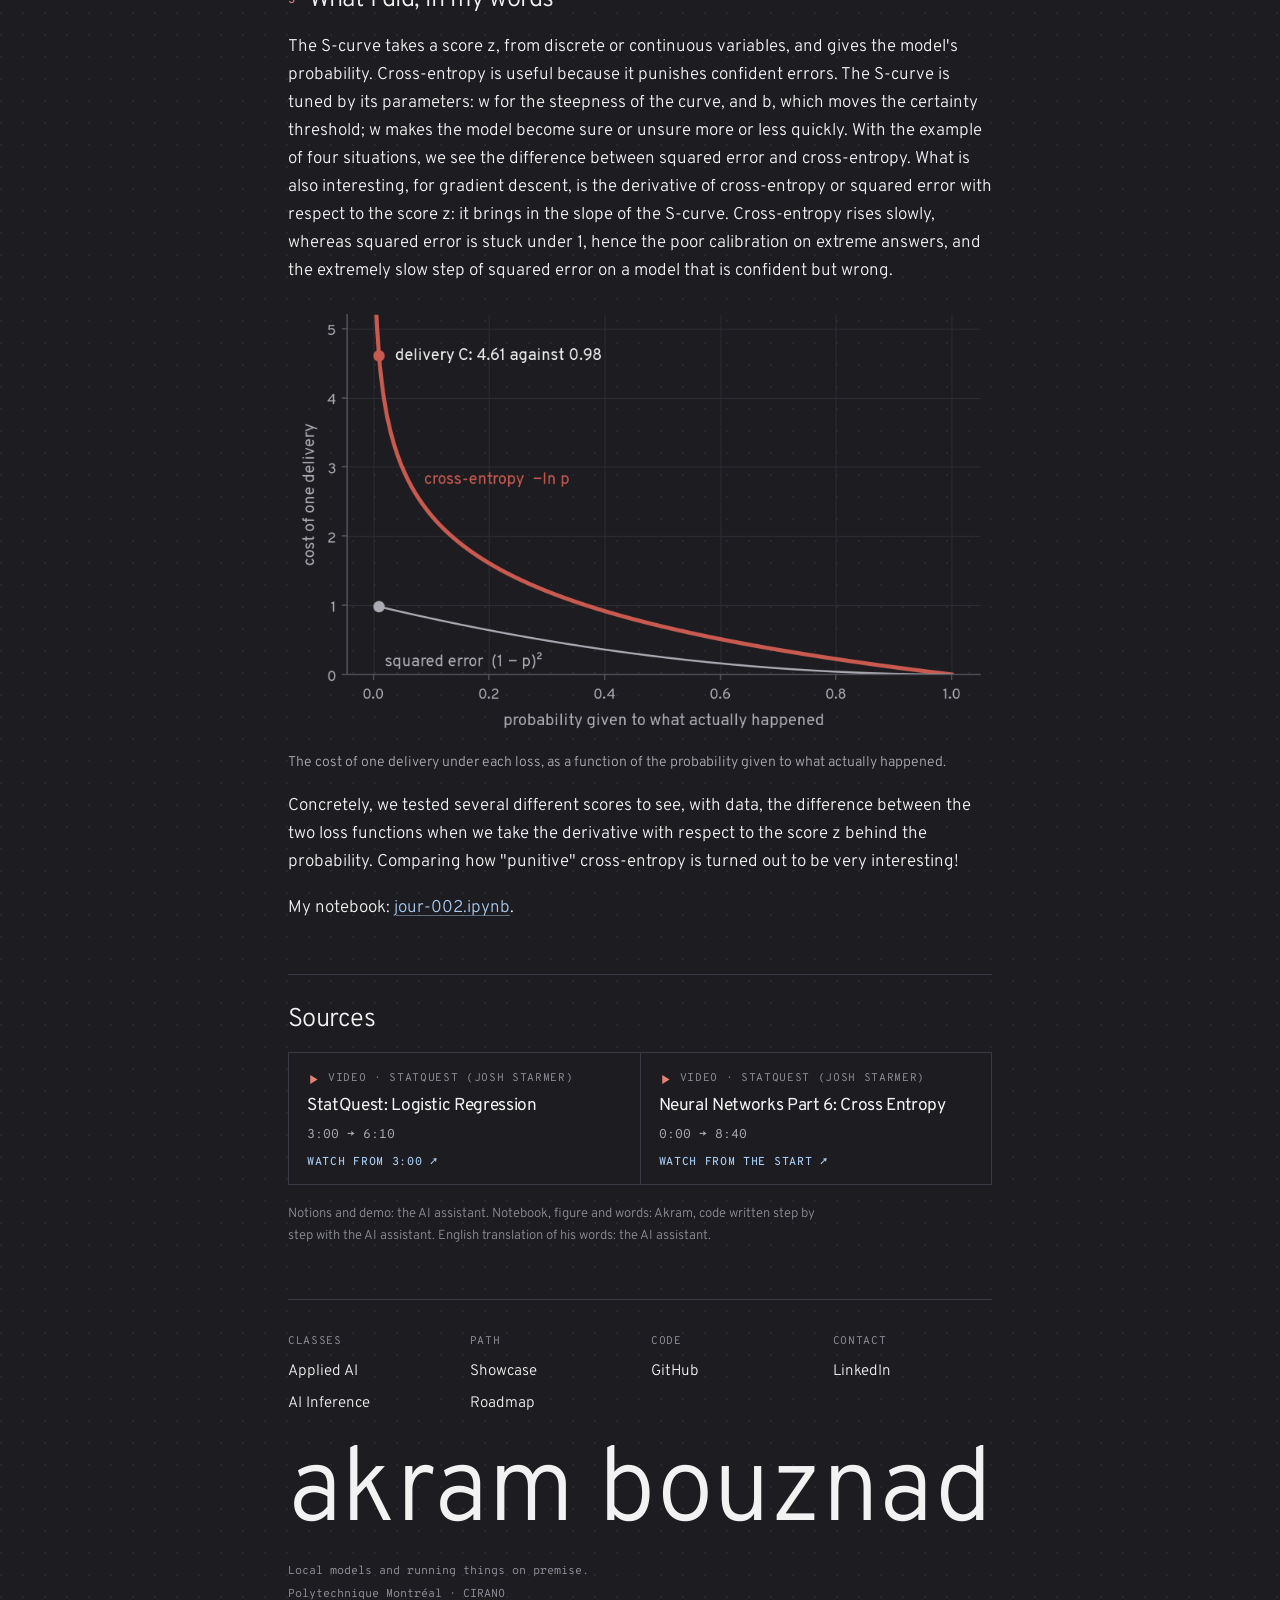
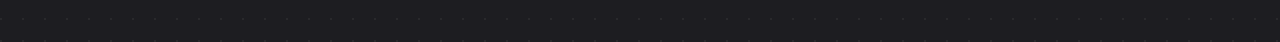
<file: docs/jours/jour-002/index.html>
<!doctype html>
<html lang="en">
<head>
<meta charset="utf-8">
<meta name="viewport" content="width=device-width, initial-scale=1, viewport-fit=cover">
<title>Day 2 · Classifying: the logistic curve and cross-entropy | Applied AI Intensive Class</title>
<meta name="description" content="For a yes-or-no question, the model outputs a probability through an S-shaped curve; cross-entropy, −ln of the probability given to the right answer, punishes a confident wrong answer without limit.">
<link rel="preconnect" href="https://fonts.googleapis.com">
<link rel="preconnect" href="https://fonts.gstatic.com" crossorigin>
<link rel="stylesheet" href="https://fonts.googleapis.com/css2?family=Overpass+Mono:wght@400;500&family=Overpass:ital,wght@0,200..700;1,300..500&display=swap">
<link rel="stylesheet" href="../../style.css">
<style>
  /* Day 2 only: the guide line under the slider's position, and the slider's width. */
  .marker-line { stroke: var(--neutre); stroke-width: 1; stroke-dasharray: 3 4; }
  .curseur input { width: min(260px, 60vw); }
</style>
</head>
<body>
<main class="page-jour">
  <nav class="barre" aria-label="Related pages">
    <a class="signature" href="https://akrambouznad789-cyber.github.io/"><svg viewBox="0 0 30 10" aria-hidden="true"><circle cx="4" cy="5" r="3.2" fill="currentColor"/><line x1="7.6" y1="5" x2="22.4" y2="5" stroke="currentColor" stroke-width="1.4"/><circle cx="26" cy="5" r="3" fill="none" stroke="currentColor" stroke-width="1.4"/></svg>akram bouznad</a>
    <ul class="liens-haut">
      <li><a href="../../index.html">← The 140-day route</a></li>
      <li><a href="https://akrambouznad789-cyber.github.io/roadmap-ia/">Roadmap</a></li>
    </ul>
  </nav>

  <header class="entete">
    <p class="surtitre">Day 2 of 140 · Phase 1: Learning from data</p>
    <div class="compteur" role="img" aria-label="Day 2 of 140"><span style="width: calc(2 / 140 * 100%)"></span></div>
    <h1>Classifying: the logistic curve and cross-entropy</h1>
    <p class="chapeau">For a yes-or-no question, the model outputs a probability through an S-shaped curve; cross-entropy, −ln of the probability given to the right answer, punishes a confident wrong answer without limit.</p>
  </header>

  <section id="notions">
    <h2><span class="numero">1</span>Notions</h2>
    <p>The case: will a delivery arrive late, yes or no? On Day 1 the model predicted a number of minutes. Here it must predict a probability, a number between 0 and 1, and the loss must say how good that probability was.</p>

    <h3>From a score to a probability: the S-curve</h3>
    <p>The model first computes a score, as on Day 1: <code>z = b + w × distance</code>. The score can be any number. The logistic curve (the sigmoid) squeezes it between 0 and 1: <code>p = 1 / (1 + e^(−z))</code>. A score of 0 gives 0.5; a large positive score gives almost 1; a large negative score, almost 0.</p>

    <figure class="carte">
      <div class="defilant">
        <svg class="schema" viewBox="0 0 560 244" role="img" aria-labelledby="sigmoid-title sigmoid-desc">
          <title id="sigmoid-title">The logistic curve turns a score into a probability</title>
          <desc id="sigmoid-desc">With z = −3 + 0.5 × distance, a 2 km delivery gets z = −2 and p = 0.12; a 6 km delivery gets z = 0 and p = 0.50; a 10 km delivery gets z = 2 and p = 0.88.</desc>
          <line class="axe" x1="56" y1="200" x2="536" y2="200"/>
          <line class="axe" x1="56" y1="24" x2="56" y2="200"/>
          <text class="svg-texte" x="56" y="218" text-anchor="middle">−6</text>
          <text class="svg-texte" x="136" y="218" text-anchor="middle">−4</text>
          <text class="svg-texte" x="216" y="218" text-anchor="middle">−2</text>
          <text class="svg-texte" x="296" y="218" text-anchor="middle">0</text>
          <text class="svg-texte" x="376" y="218" text-anchor="middle">2</text>
          <text class="svg-texte" x="456" y="218" text-anchor="middle">4</text>
          <text class="svg-texte" x="536" y="218" text-anchor="middle">6</text>
          <text class="svg-texte" x="536" y="238" text-anchor="end">score z</text>
          <text class="svg-texte" x="48" y="204" text-anchor="end">0</text>
          <text class="svg-texte" x="48" y="119" text-anchor="end">0.5</text>
          <text class="svg-texte" x="48" y="34" text-anchor="end">1</text>
          <text class="svg-texte" x="64" y="18">p (late)</text>
          <line class="marker-line" x1="56" y1="30" x2="536" y2="30"/>
          <polyline class="trait-contexte" points="56,199.6 64,199.5 72,199.4 80,199.2 88,199.1 96,198.9 104,198.6 112,198.3 120,197.9 128,197.5 136,196.9 144,196.3 152,195.5 160,194.5 168,193.3 176,191.9 184,190.3 192,188.2 200,185.9 208,183.0 216,179.7 224,175.9 232,171.4 240,166.4 248,160.6 256,154.3 264,147.3 272,139.8 280,131.8 288,123.5 296,115.0 304,106.5 312,98.2 320,90.2 328,82.7 336,75.7 344,69.4 352,63.6 360,58.6 368,54.1 376,50.3 384,47.0 392,44.1 400,41.8 408,39.7 416,38.1 424,36.7 432,35.5 440,34.5 448,33.7 456,33.1 464,32.5 472,32.1 480,31.7 488,31.4 496,31.1 504,30.9 512,30.8 520,30.6 528,30.5 536,30.4"/>
          <circle class="point-accent" cx="216" cy="179.7" r="5"/>
          <circle class="point-accent" cx="296" cy="115" r="5"/>
          <circle class="point-accent" cx="376" cy="50.3" r="5"/>
          <text class="svg-texte-fort" x="224" y="194">2 km → 0.12</text>
          <text class="svg-texte-fort" x="304" y="128">6 km → 0.50</text>
          <text class="svg-texte-fort" x="364" y="46" text-anchor="end">10 km → 0.88</text>
        </svg>
      </div>
      <figcaption>With <code>z = −3 + 0.5 × distance</code> (made-up weights): the longer the delivery, the higher the score, the closer the probability of being late gets to 1, without ever reaching it.</figcaption>
    </figure>

    <h3>Cross-entropy: the cost of a probability</h3>
    <p>A delivery's cost is <code>−ln(p given to what actually happened)</code>. If it arrived late, we take the probability of late; if it arrived on time, the probability of on time, <code>1 − p</code>. The loss is the mean of the costs.</p>
    <div class="defilant">
      <table class="chiffres">
        <thead>
          <tr><th>Delivery</th><th>Actual</th><th>p (late)</th><th>p given to actual</th><th>Cross-entropy</th><th>Squared error</th></tr>
        </thead>
        <tbody>
          <tr><td>A</td><td>late</td><td>0.9</td><td>0.9</td><td>0.11</td><td>0.01</td></tr>
          <tr><td>B</td><td>late</td><td>0.4</td><td>0.4</td><td>0.92</td><td>0.36</td></tr>
          <tr><td>C</td><td>late</td><td>0.01</td><td>0.01</td><td>4.61</td><td>0.98</td></tr>
          <tr><td>D</td><td>on time</td><td>0.2</td><td>0.8</td><td>0.22</td><td>0.04</td></tr>
        </tbody>
        <tfoot>
          <tr><td>Mean</td><td></td><td></td><td></td><td>1.46</td><td>0.35</td></tr>
        </tfoot>
      </table>
    </div>
    <p>Delivery C was late, and the model was 99% sure it would not be. Cross-entropy charges it 4.61, more than three times all the other deliveries put together. The squared error <code>(1 − p)²</code> charges it 0.98: it can never go above 1, however sure and wrong the model is.</p>

    <h3>Why not the squared error</h3>
    <p>Two reasons, both visible on delivery C.</p>
    <ul>
      <li>A ceiling. At p = 0.001, cross-entropy costs 6.91, at p = 0.0001 it costs 9.21: no limit. The squared error stays stuck under 1, so a disastrous prediction costs barely more than a mediocre one.</li>
      <li>A flat slope. Through the S-curve, the slope of cross-entropy with respect to the score is simply <code>p − y</code> (y = 1 if late, 0 if on time): −0.99 for C. The slope of the squared error is <code>2 × (p − y) × p × (1 − p)</code>: −0.0196, fifty times weaker. Gradient descent, from Day 1, would barely move the model exactly where it is most wrong.</li>
    </ul>

    <h3>The recipe</h3>
<pre class="pseudo">for each delivery:
    z    ← b + w × distance
    p    ← 1 / (1 + e^(−z))          # probability of late
    cost ← −ln(p)        if late
           −ln(1 − p)    if on time
loss  ← mean(costs)
slope ← mean((p − y) × distance)      # then a Day 1 step on w</pre>
    <p>The same loss comes back in Phase 3: a language model is a classifier that picks the next token among thousands, and it is trained with −ln of the probability given to the right one.</p>

    <h3>To watch</h3>
    <p>StatQuest, <a href="https://www.youtube.com/watch?v=yIYKR4sgzI8&amp;t=180s">Logistic Regression</a>, from 3:00 to 6:10: the S-curve and what its y-axis means. Then <a href="https://www.youtube.com/watch?v=6ArSys5qHAU">Neural Networks Part 6: Cross Entropy</a>, from 0:00 to 8:40. What to look for: the chart where the squared residual flattens near 1 while cross-entropy keeps climbing.</p>
  </section>

  <section id="demo">
    <h2><span class="numero">2</span>Demo</h2>
    <div class="carte">
      <div class="commandes" role="group" aria-label="Probability given to what actually happened">
        <label class="curseur" for="probability">p <input type="range" id="probability" min="0.01" max="0.99" step="0.01" value="0.4"> <output id="probability-value" for="probability">0.40</output></label>
      </div>
      <div class="commandes" role="group" aria-label="Deliveries from the table">
        <button type="button" class="bouton" data-probability="0.9" aria-pressed="false">A · 0.9</button>
        <button type="button" class="bouton" data-probability="0.4" aria-pressed="true">B · 0.4</button>
        <button type="button" class="bouton" data-probability="0.01" aria-pressed="false">C · 0.01</button>
      </div>
      <p class="lecture" id="reading" aria-live="polite"></p>
      <figure class="defilant">
        <svg id="cost-chart" class="schema" viewBox="0 0 760 300" role="img" aria-label="The cost of one delivery as a function of the probability given to what actually happened: cross-entropy against squared error"></svg>
      </figure>
      <p class="note">p is the probability the model gave to what actually happened. Cross-entropy in salmon, squared error in grey. Below 0.01, off the chart, cross-entropy keeps climbing: 6.91 at 0.001.</p>
    </div>
  </section>

  <section id="mots">
    <h2><span class="numero">3</span>What I did, in my words</h2>
    <p>The S-curve takes a score z, from discrete or continuous variables, and gives the model's probability. Cross-entropy is useful because it punishes confident errors. The S-curve is tuned by its parameters: w for the steepness of the curve, and b, which moves the certainty threshold; w makes the model become sure or unsure more or less quickly. With the example of four situations, we see the difference between squared error and cross-entropy. What is also interesting, for gradient descent, is the derivative of cross-entropy or squared error with respect to the score z: it brings in the slope of the S-curve. Cross-entropy rises slowly, whereas squared error is stuck under 1, hence the poor calibration on extreme answers, and the extremely slow step of squared error on a model that is confident but wrong.</p>
    <figure>
      <img src="cost_by_probability_sombre.png" width="905" height="565" alt="The cost of one delivery as a function of the probability given to what actually happened. Cross-entropy, −ln p, climbs steeply toward the left; squared error, (1 − p)², starts at 1 and falls gently. For delivery C, at p = 0.01, cross-entropy costs 4.61 against 0.98 for squared error.">
      <figcaption>The cost of one delivery under each loss, as a function of the probability given to what actually happened.</figcaption>
    </figure>
    <p>Concretely, we tested several different scores to see, with data, the difference between the two loss functions when we take the derivative with respect to the score z behind the probability. Comparing how "punitive" cross-entropy is turned out to be very interesting!</p>
    <p>My notebook: <a href="https://github.com/akrambouznad789-cyber/applied-ai-intensive-class/blob/main/docs/jours/jour-002/jour-002.ipynb">jour-002.ipynb</a>.</p>
  </section>

  <section id="sources" class="sources">
    <h2>Sources</h2>
    <ul class="cartes-sources">
      <li class="carte-source">
        <p class="type-source"><svg viewBox="0 0 16 16" aria-hidden="true"><path d="M4 2.5v11l9-5.5z" fill="currentColor"/></svg>Video · StatQuest (Josh Starmer)</p>
        <h3>StatQuest: Logistic Regression</h3>
        <p class="passage">3:00 → 6:10</p>
        <a class="bouton-source" href="https://www.youtube.com/watch?v=yIYKR4sgzI8&amp;t=180s">Watch from 3:00 ↗</a>
      </li>
      <li class="carte-source">
        <p class="type-source"><svg viewBox="0 0 16 16" aria-hidden="true"><path d="M4 2.5v11l9-5.5z" fill="currentColor"/></svg>Video · StatQuest (Josh Starmer)</p>
        <h3>Neural Networks Part 6: Cross Entropy</h3>
        <p class="passage">0:00 → 8:40</p>
        <a class="bouton-source" href="https://www.youtube.com/watch?v=6ArSys5qHAU">Watch from the start ↗</a>
      </li>
    </ul>
    <p class="attribution">Notions and demo: the AI assistant. Notebook, figure and words: Akram, code written step by step with the AI assistant. English translation of his words: the AI assistant.</p>
  </section>
  <footer class="pied">
    <div class="pied-colonnes">
      <div><p class="pied-titre">Classes</p><ul><li><a href="https://akrambouznad789-cyber.github.io/applied-ai-intensive-class/">Applied AI</a></li><li><a href="https://akrambouznad789-cyber.github.io/ai-inference-intensive-class/">AI Inference</a></li></ul></div>
      <div><p class="pied-titre">Path</p><ul><li><a href="https://akrambouznad789-cyber.github.io/">Showcase</a></li><li><a href="https://akrambouznad789-cyber.github.io/roadmap-ia/">Roadmap</a></li></ul></div>
      <div><p class="pied-titre">Code</p><ul><li><a href="https://github.com/akrambouznad789-cyber">GitHub</a></li></ul></div>
      <div><p class="pied-titre">Contact</p><ul><li><a href="https://www.linkedin.com/in/akram-bouznad-68aa7b292/">LinkedIn</a></li></ul></div>
    </div>
    <svg class="pied-nom" viewBox="0 0 1000 128" role="img" aria-label="Akram Bouznad"><text x="0" y="106" font-size="150" textLength="1000" lengthAdjust="spacingAndGlyphs">akram bouznad</text></svg>
    <p class="pied-bas"><span>Local models and running things on premise.</span><span>Polytechnique Montréal · CIRANO</span></p>
  </footer>
</main>

<script>
  const SVG = "http://www.w3.org/2000/svg";
  const PLOT_AREA = { left: 56, right: 736, top: 34, bottom: 250 };  // plotting area inside a 760 × 300 viewBox
  const MAXIMUM_COST_ON_CHART = 5;

  const crossEntropy = (probability) => -Math.log(probability);
  const squaredError = (probability) => (1 - probability) ** 2;
  const formatNumber = (value, decimals) =>
    value.toLocaleString("en-CA", { minimumFractionDigits: decimals, maximumFractionDigits: decimals });

  const x = (probability) => PLOT_AREA.left + probability * (PLOT_AREA.right - PLOT_AREA.left);
  const y = (cost) => PLOT_AREA.bottom - (cost / MAXIMUM_COST_ON_CHART) * (PLOT_AREA.bottom - PLOT_AREA.top);

  function svgElement(name, attributes, parent) {
    const node = document.createElementNS(SVG, name);
    for (const [key, value] of Object.entries(attributes)) node.setAttribute(key, value);
    if (parent) parent.append(node);
    return node;
  }

  function svgText(parent, content, xPosition, yPosition, anchor, cssClass = "svg-texte") {
    const node = svgElement("text", { x: xPosition, y: yPosition, "text-anchor": anchor, class: cssClass }, parent);
    node.textContent = content;
    return node;
  }

  function curvePoints(costFunction) {
    const points = [];
    for (let i = 1; i <= 200; i += 1) {
      const probability = i / 200;
      const cost = costFunction(probability);
      if (cost <= MAXIMUM_COST_ON_CHART) points.push(`${x(probability).toFixed(1)},${y(cost).toFixed(1)}`);
    }
    return points.join(" ");
  }

  // Axes and the two curves are drawn once; only the markers move with the slider.
  const chart = document.getElementById("cost-chart");
  svgElement("line", { class: "axe", x1: PLOT_AREA.left, y1: PLOT_AREA.bottom, x2: PLOT_AREA.right, y2: PLOT_AREA.bottom }, chart);
  svgElement("line", { class: "axe", x1: PLOT_AREA.left, y1: PLOT_AREA.top, x2: PLOT_AREA.left, y2: PLOT_AREA.bottom }, chart);
  for (const tick of [0, 0.25, 0.5, 0.75, 1]) svgText(chart, formatNumber(tick, 2), x(tick), PLOT_AREA.bottom + 17, "middle");
  for (const tick of [0, 1, 2, 3, 4, 5]) svgText(chart, String(tick), PLOT_AREA.left - 8, y(tick) + 4, "end");
  svgText(chart, "p given to what actually happened", PLOT_AREA.right, PLOT_AREA.bottom + 38, "end");
  svgText(chart, "cost of one delivery", PLOT_AREA.left - 8, PLOT_AREA.top - 16, "start");
  svgElement("polyline", { class: "trait-contexte", points: curvePoints(squaredError) }, chart);
  svgElement("polyline", { class: "trait-accent", points: curvePoints(crossEntropy) }, chart);
  svgText(chart, "cross-entropy  −ln p", x(0.075), y(3.6), "start", "svg-texte-fort");
  svgText(chart, "squared error  (1 − p)²", x(0.02), y(0.12), "start");  // under the grey curve, which stays above 0.55 there
  const markerLine = svgElement("line", { class: "marker-line", y1: PLOT_AREA.top, y2: PLOT_AREA.bottom }, chart);
  const squaredErrorDot = svgElement("circle", { class: "point-contexte", r: 5 }, chart);
  const crossEntropyDot = svgElement("circle", { class: "point-accent", r: 6 }, chart);

  const slider = document.getElementById("probability");
  const sliderValue = document.getElementById("probability-value");
  const reading = document.getElementById("reading");
  const presetButtons = document.querySelectorAll("[data-probability]");

  function update() {
    const probability = Number(slider.value);
    const crossEntropyCost = crossEntropy(probability);
    const squaredErrorCost = squaredError(probability);
    sliderValue.textContent = formatNumber(probability, 2);
    markerLine.setAttribute("x1", x(probability));
    markerLine.setAttribute("x2", x(probability));
    crossEntropyDot.setAttribute("cx", x(probability));
    crossEntropyDot.setAttribute("cy", y(crossEntropyCost));
    squaredErrorDot.setAttribute("cx", x(probability));
    squaredErrorDot.setAttribute("cy", y(squaredErrorCost));
    reading.textContent =
      `p = ${formatNumber(probability, 2)} · cross-entropy ${formatNumber(crossEntropyCost, 2)} · squared error ${formatNumber(squaredErrorCost, 2)}`;
    for (const button of presetButtons) {
      button.setAttribute("aria-pressed", String(Number(button.dataset.probability) === probability));
    }
  }

  slider.addEventListener("input", update);
  for (const button of presetButtons) {
    button.addEventListener("click", () => { slider.value = button.dataset.probability; update(); });
  }
  update();
</script>
</body>
</html>
</file>
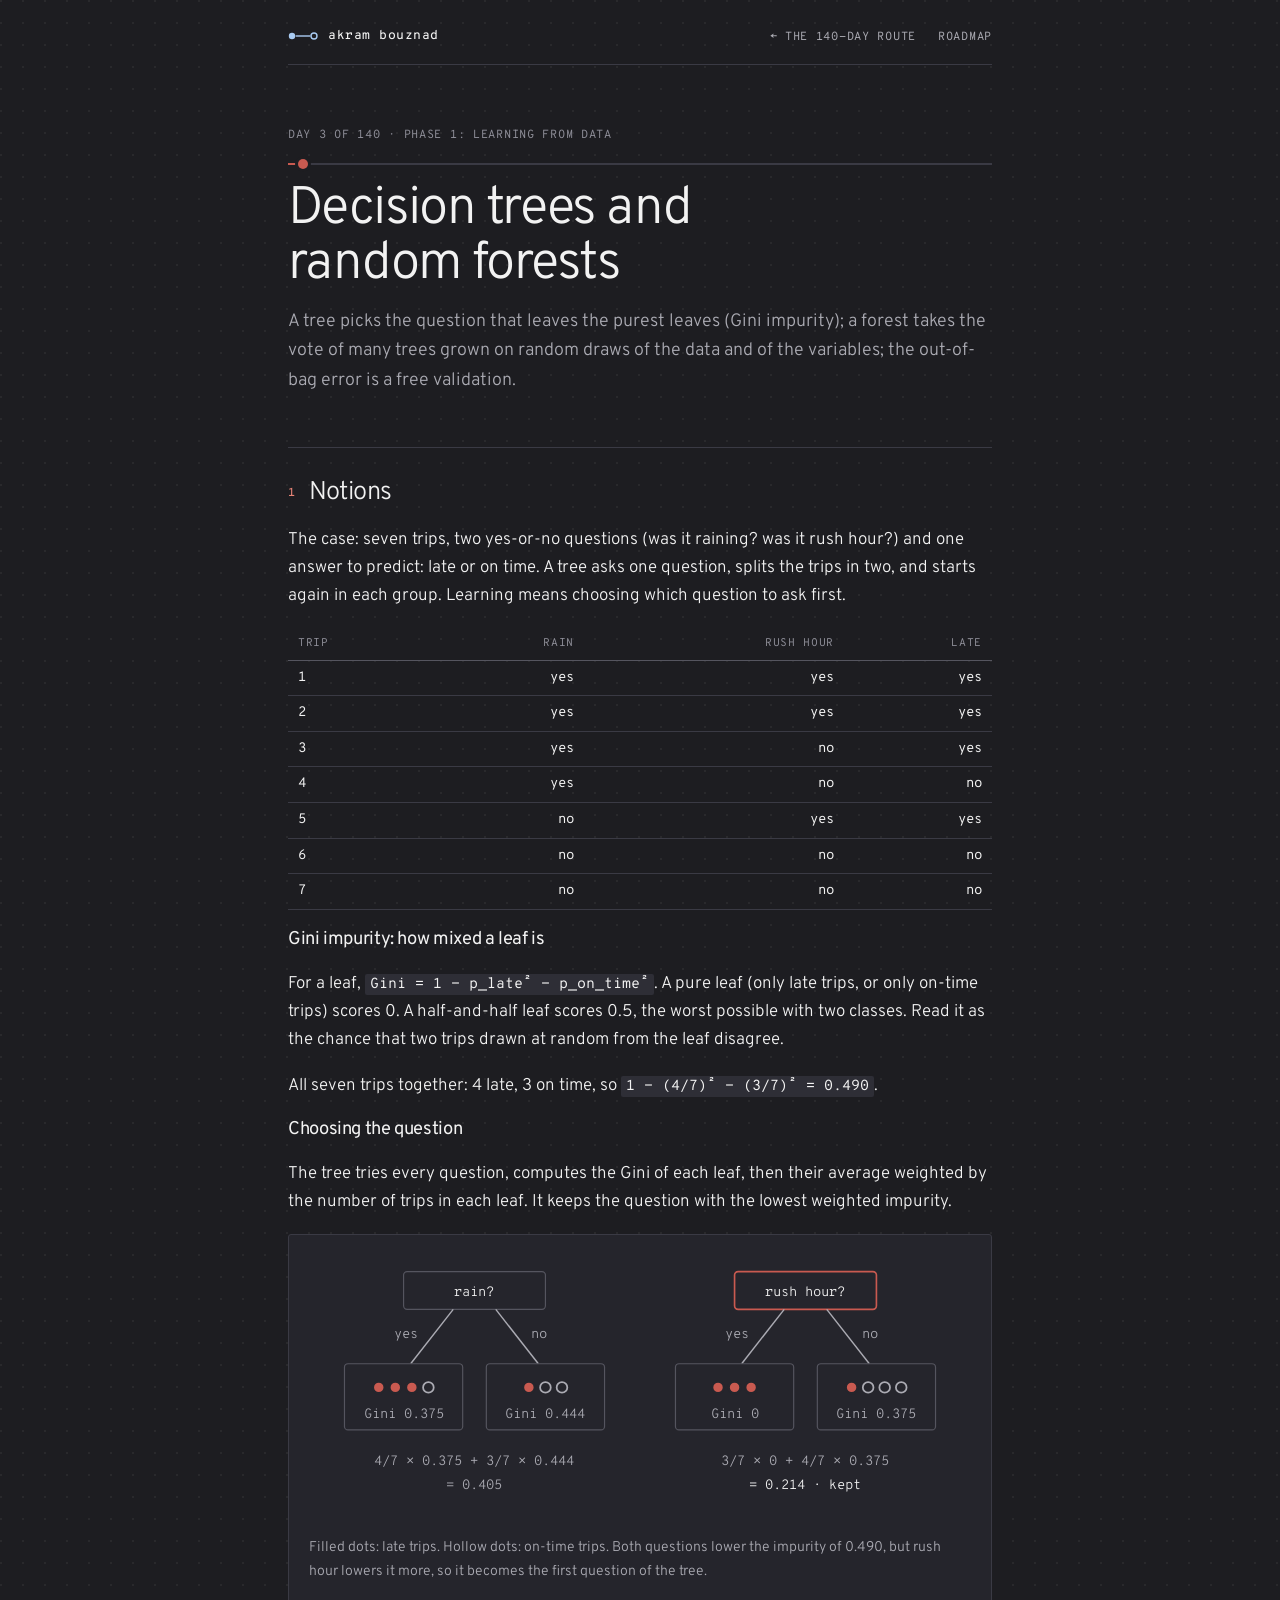
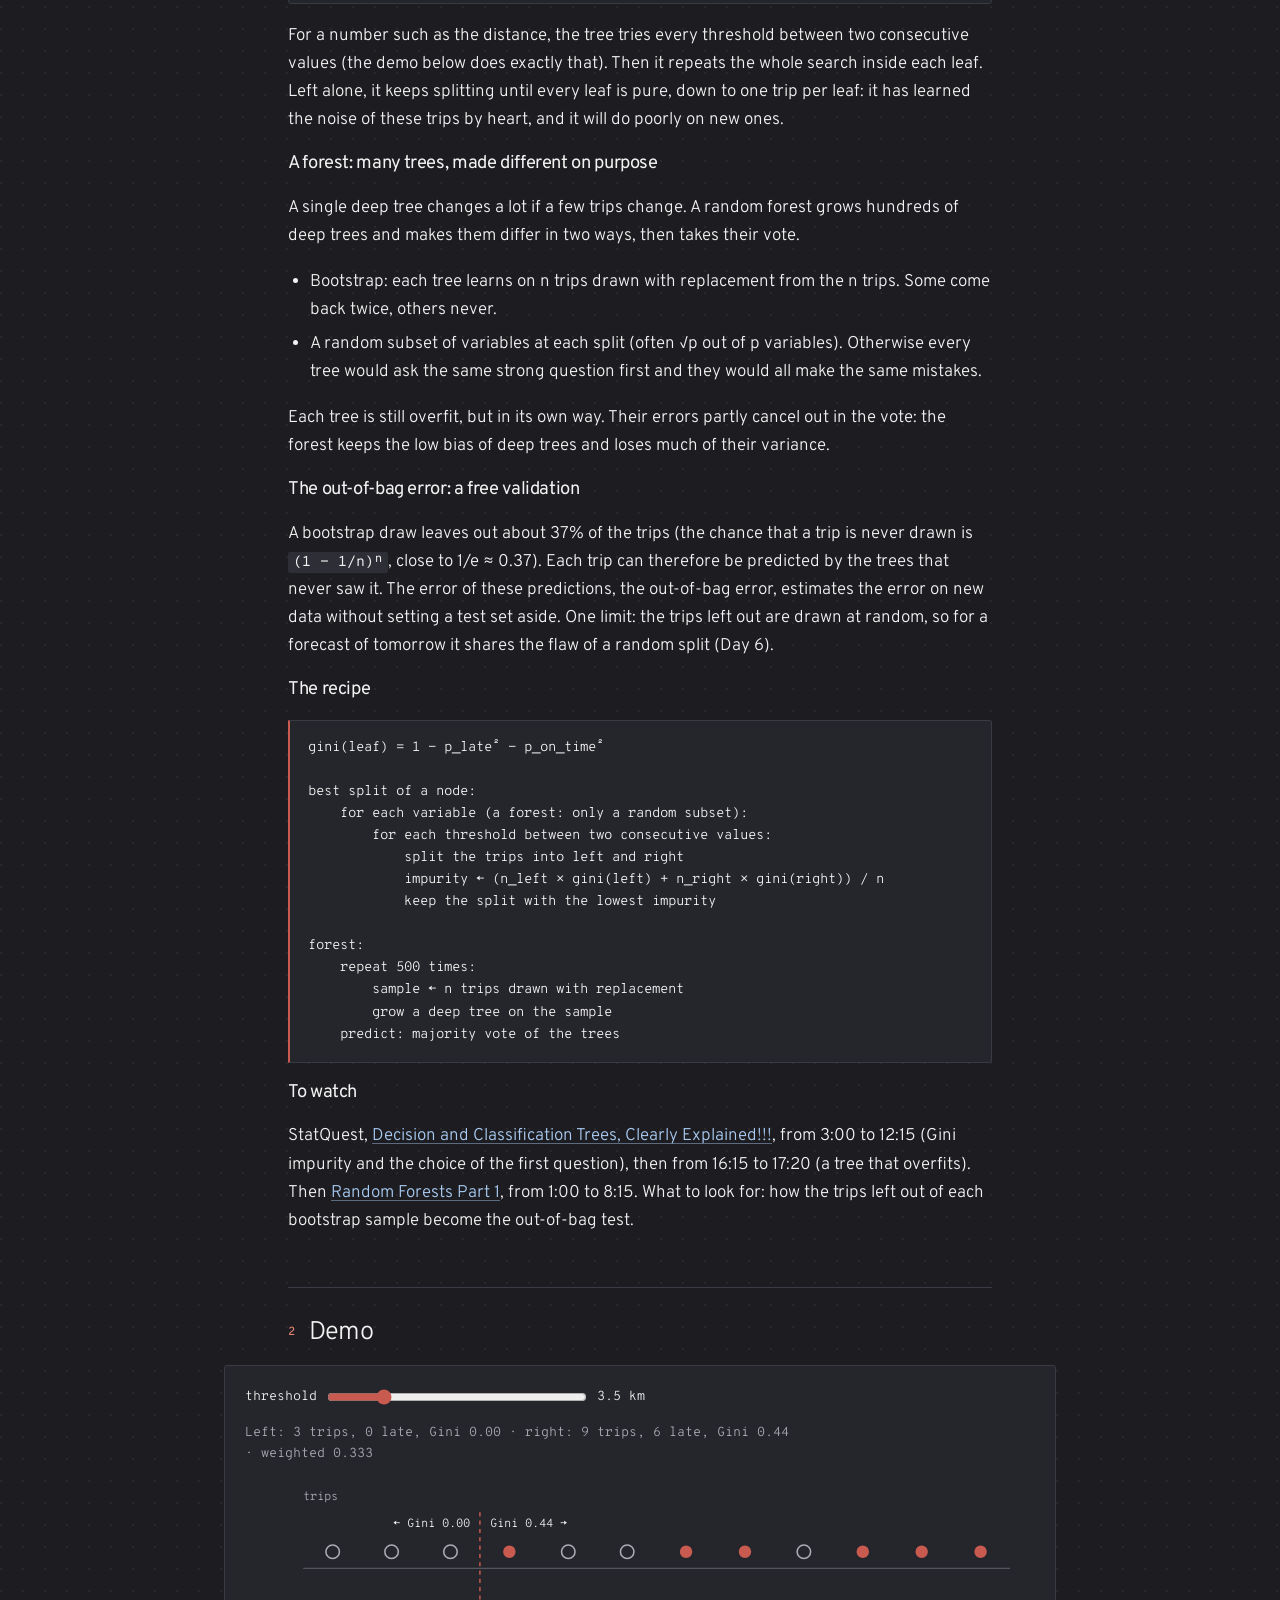
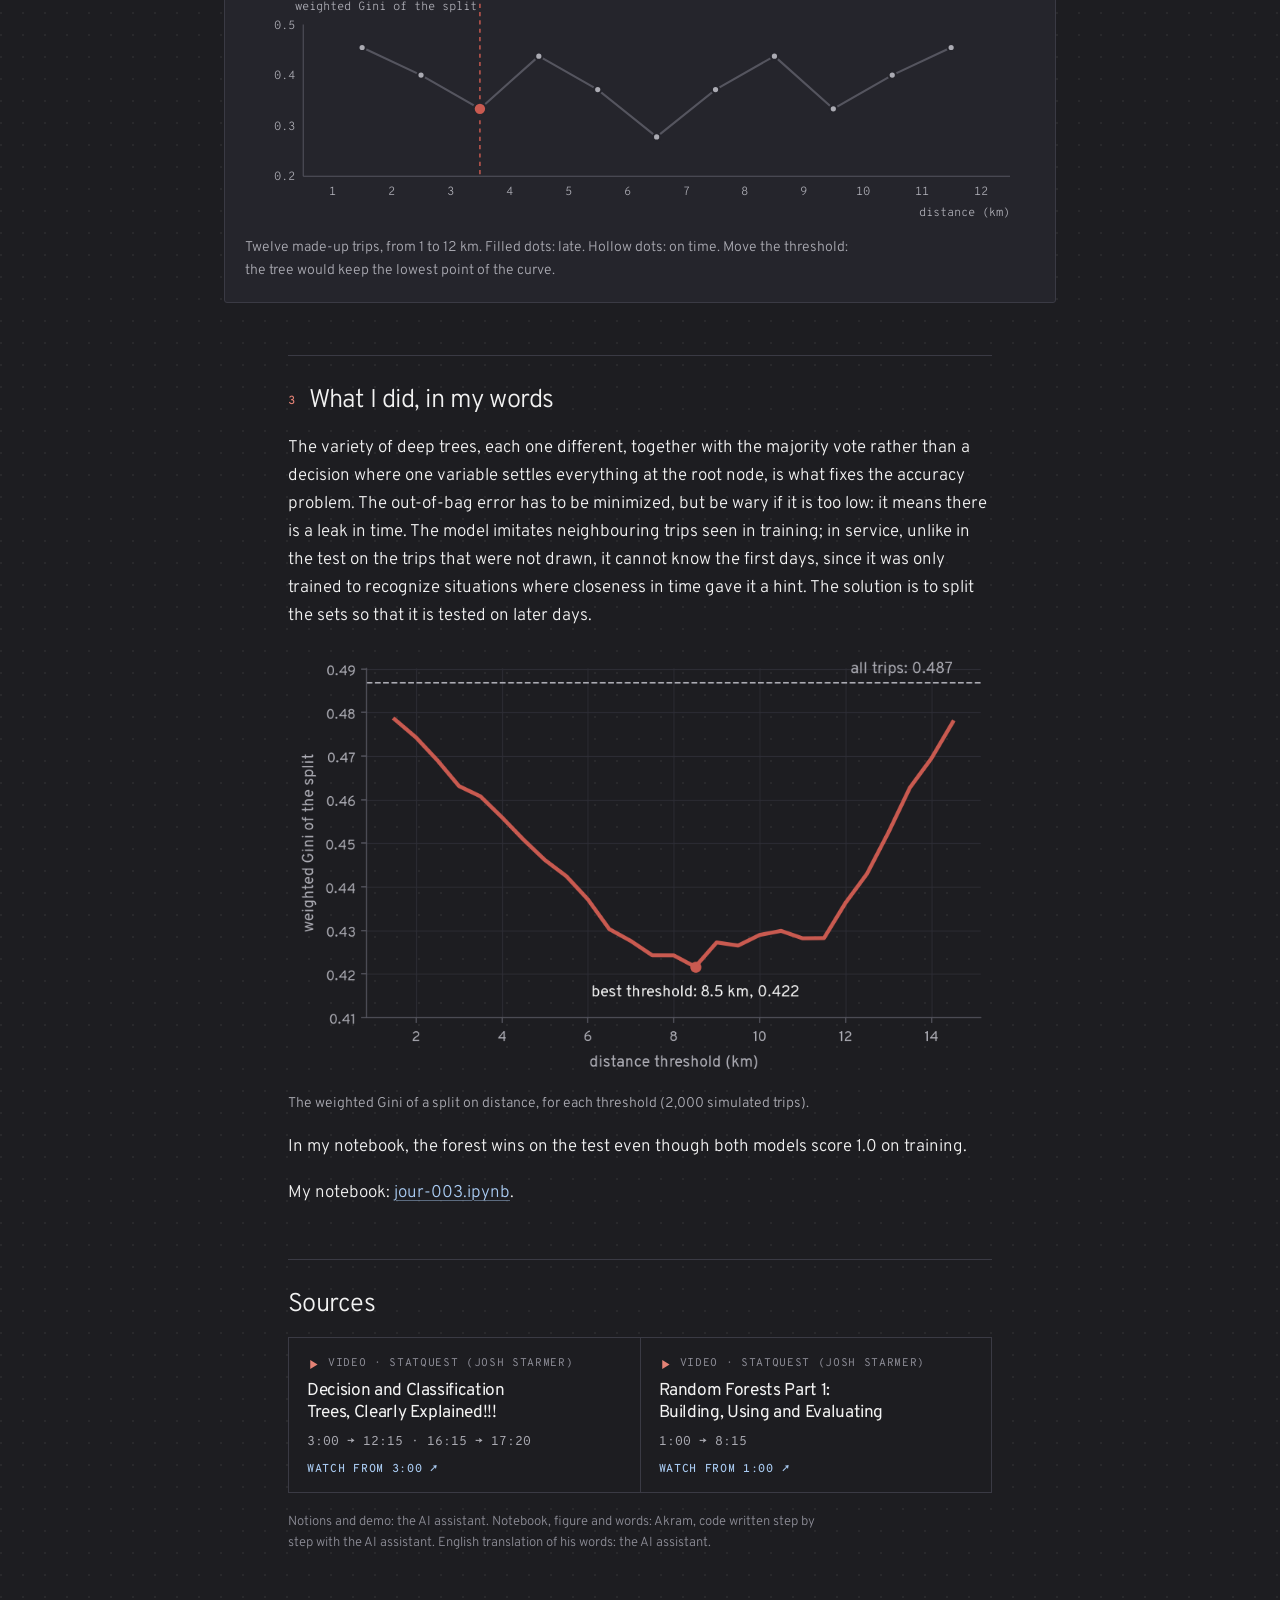
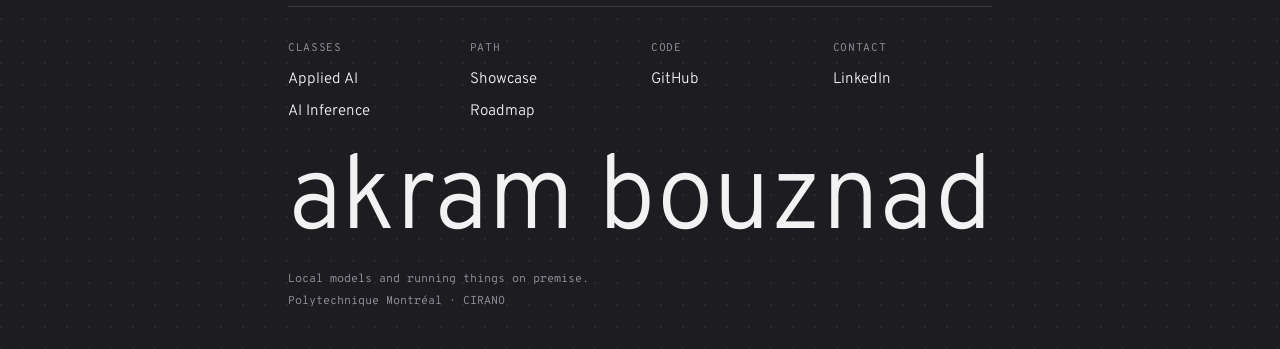
<file: docs/jours/jour-003/index.html>
<!doctype html>
<html lang="en">
<head>
<meta charset="utf-8">
<meta name="viewport" content="width=device-width, initial-scale=1, viewport-fit=cover">
<title>Day 3 · Decision trees and random forests | Applied AI Intensive Class</title>
<meta name="description" content="A tree picks the question that leaves the purest leaves (Gini impurity); a forest takes the vote of many trees grown on random draws of the data and of the variables; the out-of-bag error is a free validation.">
<link rel="preconnect" href="https://fonts.googleapis.com">
<link rel="preconnect" href="https://fonts.gstatic.com" crossorigin>
<link rel="stylesheet" href="https://fonts.googleapis.com/css2?family=Overpass+Mono:wght@400;500&family=Overpass:ital,wght@0,200..700;1,300..500&display=swap">
<link rel="stylesheet" href="../../style.css">
<style>
  /* Day 3 only: on-time trips as hollow dots, the threshold line, the slider's width. */
  .dot-on-time { fill: var(--surface); stroke: var(--secondaire); stroke-width: 1.5; }
  .threshold-line { stroke: var(--marque); stroke-width: 1.4; stroke-dasharray: 4 4; }
  .curseur input { width: min(260px, 60vw); }
</style>
</head>
<body>
<main class="page-jour">
  <nav class="barre" aria-label="Related pages">
    <a class="signature" href="https://akrambouznad789-cyber.github.io/"><svg viewBox="0 0 30 10" aria-hidden="true"><circle cx="4" cy="5" r="3.2" fill="currentColor"/><line x1="7.6" y1="5" x2="22.4" y2="5" stroke="currentColor" stroke-width="1.4"/><circle cx="26" cy="5" r="3" fill="none" stroke="currentColor" stroke-width="1.4"/></svg>akram bouznad</a>
    <ul class="liens-haut">
      <li><a href="../../index.html">← The 140-day route</a></li>
      <li><a href="https://akrambouznad789-cyber.github.io/roadmap-ia/">Roadmap</a></li>
    </ul>
  </nav>

  <header class="entete">
    <p class="surtitre">Day 3 of 140 · Phase 1: Learning from data</p>
    <div class="compteur" role="img" aria-label="Day 3 of 140"><span style="width: calc(3 / 140 * 100%)"></span></div>
    <h1>Decision trees and random forests</h1>
    <p class="chapeau">A tree picks the question that leaves the purest leaves (Gini impurity); a forest takes the vote of many trees grown on random draws of the data and of the variables; the out-of-bag error is a free validation.</p>
  </header>

  <section id="notions">
    <h2><span class="numero">1</span>Notions</h2>
    <p>The case: seven trips, two yes-or-no questions (was it raining? was it rush hour?) and one answer to predict: late or on time. A tree asks one question, splits the trips in two, and starts again in each group. Learning means choosing which question to ask first.</p>
    <div class="defilant">
      <table class="chiffres">
        <thead><tr><th>Trip</th><th>Rain</th><th>Rush hour</th><th>Late</th></tr></thead>
        <tbody>
          <tr><td>1</td><td>yes</td><td>yes</td><td>yes</td></tr>
          <tr><td>2</td><td>yes</td><td>yes</td><td>yes</td></tr>
          <tr><td>3</td><td>yes</td><td>no</td><td>yes</td></tr>
          <tr><td>4</td><td>yes</td><td>no</td><td>no</td></tr>
          <tr><td>5</td><td>no</td><td>yes</td><td>yes</td></tr>
          <tr><td>6</td><td>no</td><td>no</td><td>no</td></tr>
          <tr><td>7</td><td>no</td><td>no</td><td>no</td></tr>
        </tbody>
      </table>
    </div>

    <h3>Gini impurity: how mixed a leaf is</h3>
    <p>For a leaf, <code>Gini = 1 − p_late² − p_on_time²</code>. A pure leaf (only late trips, or only on-time trips) scores 0. A half-and-half leaf scores 0.5, the worst possible with two classes. Read it as the chance that two trips drawn at random from the leaf disagree.</p>
    <p>All seven trips together: 4 late, 3 on time, so <code>1 − (4/7)² − (3/7)² = 0.490</code>.</p>

    <h3>Choosing the question</h3>
    <p>The tree tries every question, computes the Gini of each leaf, then their average weighted by the number of trips in each leaf. It keeps the question with the lowest weighted impurity.</p>

    <figure class="carte">
      <div class="defilant">
        <svg class="schema" viewBox="0 0 560 226" role="img" aria-labelledby="split-title split-desc">
          <title id="split-title">Two candidate questions for the first split</title>
          <desc id="split-desc">Splitting on rain gives a leaf of 3 late and 1 on time (Gini 0.375) and a leaf of 1 late and 2 on time (Gini 0.444), weighted 0.405. Splitting on rush hour gives a pure leaf of 3 late (Gini 0) and a leaf of 1 late and 3 on time (Gini 0.375), weighted 0.214: the tree keeps rush hour.</desc>
          <rect class="boite" x="80" y="14" width="120" height="32" rx="3"/>
          <text class="svg-texte-fort" x="140" y="35" text-anchor="middle">rain?</text>
          <line class="fleche" x1="122" y1="46" x2="86" y2="92"/>
          <line class="fleche" x1="158" y1="46" x2="194" y2="92"/>
          <text class="svg-texte" x="92" y="70" text-anchor="end">yes</text>
          <text class="svg-texte" x="188" y="70">no</text>
          <rect class="boite" x="30" y="92" width="100" height="56" rx="3"/>
          <circle class="point-accent" cx="59" cy="112" r="5"/><circle class="point-accent" cx="73" cy="112" r="5"/><circle class="point-accent" cx="87" cy="112" r="5"/><circle class="dot-on-time" cx="101" cy="112" r="4.5"/>
          <text class="svg-texte" x="80" y="138" text-anchor="middle">Gini 0.375</text>
          <rect class="boite" x="150" y="92" width="100" height="56" rx="3"/>
          <circle class="point-accent" cx="186" cy="112" r="5"/><circle class="dot-on-time" cx="200" cy="112" r="4.5"/><circle class="dot-on-time" cx="214" cy="112" r="4.5"/>
          <text class="svg-texte" x="200" y="138" text-anchor="middle">Gini 0.444</text>
          <text class="svg-texte" x="140" y="178" text-anchor="middle">4/7 × 0.375 + 3/7 × 0.444</text>
          <text class="svg-texte" x="140" y="198" text-anchor="middle">= 0.405</text>

          <rect class="boite-accent" x="360" y="14" width="120" height="32" rx="3"/>
          <text class="svg-texte-fort" x="420" y="35" text-anchor="middle">rush hour?</text>
          <line class="fleche" x1="402" y1="46" x2="366" y2="92"/>
          <line class="fleche" x1="438" y1="46" x2="474" y2="92"/>
          <text class="svg-texte" x="372" y="70" text-anchor="end">yes</text>
          <text class="svg-texte" x="468" y="70">no</text>
          <rect class="boite" x="310" y="92" width="100" height="56" rx="3"/>
          <circle class="point-accent" cx="346" cy="112" r="5"/><circle class="point-accent" cx="360" cy="112" r="5"/><circle class="point-accent" cx="374" cy="112" r="5"/>
          <text class="svg-texte" x="360" y="138" text-anchor="middle">Gini 0</text>
          <rect class="boite" x="430" y="92" width="100" height="56" rx="3"/>
          <circle class="point-accent" cx="459" cy="112" r="5"/><circle class="dot-on-time" cx="473" cy="112" r="4.5"/><circle class="dot-on-time" cx="487" cy="112" r="4.5"/><circle class="dot-on-time" cx="501" cy="112" r="4.5"/>
          <text class="svg-texte" x="480" y="138" text-anchor="middle">Gini 0.375</text>
          <text class="svg-texte" x="420" y="178" text-anchor="middle">3/7 × 0 + 4/7 × 0.375</text>
          <text class="svg-texte-fort" x="420" y="198" text-anchor="middle">= 0.214 · kept</text>
        </svg>
      </div>
      <figcaption>Filled dots: late trips. Hollow dots: on-time trips. Both questions lower the impurity of 0.490, but rush hour lowers it more, so it becomes the first question of the tree.</figcaption>
    </figure>
    <p>For a number such as the distance, the tree tries every threshold between two consecutive values (the demo below does exactly that). Then it repeats the whole search inside each leaf. Left alone, it keeps splitting until every leaf is pure, down to one trip per leaf: it has learned the noise of these trips by heart, and it will do poorly on new ones.</p>

    <h3>A forest: many trees, made different on purpose</h3>
    <p>A single deep tree changes a lot if a few trips change. A random forest grows hundreds of deep trees and makes them differ in two ways, then takes their vote.</p>
    <ul>
      <li>Bootstrap: each tree learns on n trips drawn with replacement from the n trips. Some come back twice, others never.</li>
      <li>A random subset of variables at each split (often √p out of p variables). Otherwise every tree would ask the same strong question first and they would all make the same mistakes.</li>
    </ul>
    <p>Each tree is still overfit, but in its own way. Their errors partly cancel out in the vote: the forest keeps the low bias of deep trees and loses much of their variance.</p>

    <h3>The out-of-bag error: a free validation</h3>
    <p>A bootstrap draw leaves out about 37% of the trips (the chance that a trip is never drawn is <code>(1 − 1/n)ⁿ</code>, close to 1/e ≈ 0.37). Each trip can therefore be predicted by the trees that never saw it. The error of these predictions, the out-of-bag error, estimates the error on new data without setting a test set aside. One limit: the trips left out are drawn at random, so for a forecast of tomorrow it shares the flaw of a random split (Day 6).</p>

    <h3>The recipe</h3>
<pre class="pseudo">gini(leaf) = 1 − p_late² − p_on_time²

best split of a node:
    for each variable (a forest: only a random subset):
        for each threshold between two consecutive values:
            split the trips into left and right
            impurity ← (n_left × gini(left) + n_right × gini(right)) / n
            keep the split with the lowest impurity

forest:
    repeat 500 times:
        sample ← n trips drawn with replacement
        grow a deep tree on the sample
    predict: majority vote of the trees</pre>

    <h3>To watch</h3>
    <p>StatQuest, <a href="https://www.youtube.com/watch?v=_L39rN6gz7Y&amp;t=180s">Decision and Classification Trees, Clearly Explained!!!</a>, from 3:00 to 12:15 (Gini impurity and the choice of the first question), then from 16:15 to 17:20 (a tree that overfits). Then <a href="https://www.youtube.com/watch?v=J4Wdy0Wc_xQ&amp;t=60s">Random Forests Part 1</a>, from 1:00 to 8:15. What to look for: how the trips left out of each bootstrap sample become the out-of-bag test.</p>
  </section>

  <section id="demo">
    <h2><span class="numero">2</span>Demo</h2>
    <div class="carte">
      <div class="commandes">
        <label class="curseur" for="threshold">threshold <input type="range" id="threshold" min="1.5" max="11.5" step="1" value="3.5"> <output id="threshold-value" for="threshold">3.5 km</output></label>
      </div>
      <p class="lecture" id="reading" aria-live="polite"></p>
      <figure class="defilant">
        <svg id="threshold-chart" class="schema" viewBox="0 0 760 330" role="img" aria-label="Twelve trips by distance, a threshold that splits them in two, and the weighted Gini impurity for each threshold"></svg>
      </figure>
      <p class="note">Twelve made-up trips, from 1 to 12 km. Filled dots: late. Hollow dots: on time. Move the threshold: the tree would keep the lowest point of the curve.</p>
    </div>
  </section>

  <section id="mots">
    <h2><span class="numero">3</span>What I did, in my words</h2>
    <p>The variety of deep trees, each one different, together with the majority vote rather than a decision where one variable settles everything at the root node, is what fixes the accuracy problem. The out-of-bag error has to be minimized, but be wary if it is too low: it means there is a leak in time. The model imitates neighbouring trips seen in training; in service, unlike in the test on the trips that were not drawn, it cannot know the first days, since it was only trained to recognize situations where closeness in time gave it a hint. The solution is to split the sets so that it is tested on later days.</p>
    <figure>
      <img src="gini_by_threshold_sombre.png" width="933" height="577" alt="The weighted Gini impurity of a split on distance, for each threshold from 1.5 to 14.5 km, on 2,000 simulated trips. The curve is shaped like a U under the Gini of all trips (0.487), rising back toward it at both ends; its lowest point is at 8.5 km, with 0.422.">
      <figcaption>The weighted Gini of a split on distance, for each threshold (2,000 simulated trips).</figcaption>
    </figure>
    <p>In my notebook, the forest wins on the test even though both models score 1.0 on training.</p>
    <p>My notebook: <a href="https://github.com/akrambouznad789-cyber/applied-ai-intensive-class/blob/main/docs/jours/jour-003/jour-003.ipynb">jour-003.ipynb</a>.</p>
  </section>

  <section id="sources" class="sources">
    <h2>Sources</h2>
    <ul class="cartes-sources">
      <li class="carte-source">
        <p class="type-source"><svg viewBox="0 0 16 16" aria-hidden="true"><path d="M4 2.5v11l9-5.5z" fill="currentColor"/></svg>Video · StatQuest (Josh Starmer)</p>
        <h3>Decision and Classification Trees, Clearly Explained!!!</h3>
        <p class="passage">3:00 → 12:15 · 16:15 → 17:20</p>
        <a class="bouton-source" href="https://www.youtube.com/watch?v=_L39rN6gz7Y&amp;t=180s">Watch from 3:00 ↗</a>
      </li>
      <li class="carte-source">
        <p class="type-source"><svg viewBox="0 0 16 16" aria-hidden="true"><path d="M4 2.5v11l9-5.5z" fill="currentColor"/></svg>Video · StatQuest (Josh Starmer)</p>
        <h3>Random Forests Part 1: Building, Using and Evaluating</h3>
        <p class="passage">1:00 → 8:15</p>
        <a class="bouton-source" href="https://www.youtube.com/watch?v=J4Wdy0Wc_xQ&amp;t=60s">Watch from 1:00 ↗</a>
      </li>
    </ul>
    <p class="attribution">Notions and demo: the AI assistant. Notebook, figure and words: Akram, code written step by step with the AI assistant. English translation of his words: the AI assistant.</p>
  </section>
  <footer class="pied">
    <div class="pied-colonnes">
      <div><p class="pied-titre">Classes</p><ul><li><a href="https://akrambouznad789-cyber.github.io/applied-ai-intensive-class/">Applied AI</a></li><li><a href="https://akrambouznad789-cyber.github.io/ai-inference-intensive-class/">AI Inference</a></li></ul></div>
      <div><p class="pied-titre">Path</p><ul><li><a href="https://akrambouznad789-cyber.github.io/">Showcase</a></li><li><a href="https://akrambouznad789-cyber.github.io/roadmap-ia/">Roadmap</a></li></ul></div>
      <div><p class="pied-titre">Code</p><ul><li><a href="https://github.com/akrambouznad789-cyber">GitHub</a></li></ul></div>
      <div><p class="pied-titre">Contact</p><ul><li><a href="https://www.linkedin.com/in/akram-bouznad-68aa7b292/">LinkedIn</a></li></ul></div>
    </div>
    <svg class="pied-nom" viewBox="0 0 1000 128" role="img" aria-label="Akram Bouznad"><text x="0" y="106" font-size="150" textLength="1000" lengthAdjust="spacingAndGlyphs">akram bouznad</text></svg>
    <p class="pied-bas"><span>Local models and running things on premise.</span><span>Polytechnique Montréal · CIRANO</span></p>
  </footer>
</main>

<script>
  const SVG = "http://www.w3.org/2000/svg";
  const DISTANCES = [1, 2, 3, 4, 5, 6, 7, 8, 9, 10, 11, 12];   // km
  const IS_LATE = [0, 0, 0, 1, 0, 0, 1, 1, 0, 1, 1, 1];
  const THRESHOLDS = DISTANCES.slice(0, -1).map((distance) => distance + 0.5);   // between two consecutive trips
  const AXIS = { left: 56, right: 736 };
  const TRIPS_ROW_Y = 70;
  const CURVE_AREA = { top: 140, bottom: 286, giniMin: 0.2, giniMax: 0.5 };

  const x = (distance) => AXIS.left + ((distance - 0.5) / 12) * (AXIS.right - AXIS.left);
  const y = (gini) => CURVE_AREA.bottom - ((gini - CURVE_AREA.giniMin) / (CURVE_AREA.giniMax - CURVE_AREA.giniMin)) * (CURVE_AREA.bottom - CURVE_AREA.top);
  const formatNumber = (value, decimals) =>
    value.toLocaleString("en-CA", { minimumFractionDigits: decimals, maximumFractionDigits: decimals });

  function gini(labels) {
    if (labels.length === 0) return 0;
    const shareLate = labels.reduce((sum, label) => sum + label, 0) / labels.length;
    return 1 - shareLate ** 2 - (1 - shareLate) ** 2;
  }

  function split(threshold) {
    const left = IS_LATE.filter((_, index) => DISTANCES[index] < threshold);
    const right = IS_LATE.filter((_, index) => DISTANCES[index] >= threshold);
    const weighted = (left.length * gini(left) + right.length * gini(right)) / IS_LATE.length;
    return { left, right, weighted };
  }

  const weightedGiniByThreshold = THRESHOLDS.map((threshold) => split(threshold).weighted);
  const lowestWeightedGini = Math.min(...weightedGiniByThreshold);

  function svgElement(name, attributes, parent) {
    const node = document.createElementNS(SVG, name);
    for (const [key, value] of Object.entries(attributes)) node.setAttribute(key, value);
    if (parent) parent.append(node);
    return node;
  }

  function svgText(parent, content, xPosition, yPosition, anchor, cssClass = "svg-texte") {
    const node = svgElement("text", { x: xPosition, y: yPosition, "text-anchor": anchor, class: cssClass }, parent);
    node.textContent = content;
    return node;
  }

  // Everything that does not move is drawn once: the trips, the axes, the impurity curve.
  const chart = document.getElementById("threshold-chart");
  svgText(chart, "trips", AXIS.left, 20, "start");
  svgElement("line", { class: "axe", x1: AXIS.left, y1: TRIPS_ROW_Y + 16, x2: AXIS.right, y2: TRIPS_ROW_Y + 16 }, chart);
  DISTANCES.forEach((distance, index) => {
    if (IS_LATE[index]) svgElement("circle", { class: "point-accent", cx: x(distance), cy: TRIPS_ROW_Y, r: 7 }, chart);
    else svgElement("circle", { class: "dot-on-time", cx: x(distance), cy: TRIPS_ROW_Y, r: 6.5 }, chart);
  });
  svgElement("line", { class: "axe", x1: AXIS.left, y1: CURVE_AREA.bottom, x2: AXIS.right, y2: CURVE_AREA.bottom }, chart);
  svgElement("line", { class: "axe", x1: AXIS.left, y1: CURVE_AREA.top, x2: AXIS.left, y2: CURVE_AREA.bottom }, chart);
  for (const tick of [0.2, 0.3, 0.4, 0.5]) svgText(chart, formatNumber(tick, 1), AXIS.left - 8, y(tick) + 4, "end");
  for (const distance of DISTANCES) svgText(chart, String(distance), x(distance), CURVE_AREA.bottom + 18, "middle");
  svgText(chart, "distance (km)", AXIS.right, CURVE_AREA.bottom + 38, "end");
  svgText(chart, "weighted Gini of the split", AXIS.left - 8, CURVE_AREA.top - 14, "start");
  svgElement("polyline", {
    class: "trait-contexte",
    points: THRESHOLDS.map((threshold, index) => `${x(threshold).toFixed(1)},${y(weightedGiniByThreshold[index]).toFixed(1)}`).join(" "),
  }, chart);
  THRESHOLDS.forEach((threshold, index) => {
    svgElement("circle", { class: "point-contexte", cx: x(threshold), cy: y(weightedGiniByThreshold[index]), r: 3.5 }, chart);
  });

  const thresholdLine = svgElement("line", { class: "threshold-line", y1: 32, y2: CURVE_AREA.bottom }, chart);
  const leftLabel = svgText(chart, "", 0, 46, "end", "svg-texte-fort");
  const rightLabel = svgText(chart, "", 0, 46, "start", "svg-texte-fort");
  const currentDot = svgElement("circle", { class: "point-accent", r: 6 }, chart);

  const slider = document.getElementById("threshold");
  const sliderValue = document.getElementById("threshold-value");
  const reading = document.getElementById("reading");

  function describeLeaf(labels) {
    const late = labels.reduce((sum, label) => sum + label, 0);
    return `${labels.length} trips, ${late} late, Gini ${formatNumber(gini(labels), 2)}`;
  }

  function update() {
    const threshold = Number(slider.value);
    const { left, right, weighted } = split(threshold);
    sliderValue.textContent = `${formatNumber(threshold, 1)} km`;
    thresholdLine.setAttribute("x1", x(threshold));
    thresholdLine.setAttribute("x2", x(threshold));
    leftLabel.setAttribute("x", x(threshold) - 10);
    leftLabel.textContent = `← Gini ${formatNumber(gini(left), 2)}`;
    rightLabel.setAttribute("x", x(threshold) + 10);
    rightLabel.textContent = `Gini ${formatNumber(gini(right), 2)} →`;
    currentDot.setAttribute("cx", x(threshold));
    currentDot.setAttribute("cy", y(weighted));
    const isLowest = Math.abs(weighted - lowestWeightedGini) < 1e-9;
    reading.textContent =
      `Left: ${describeLeaf(left)} · right: ${describeLeaf(right)} · weighted ${formatNumber(weighted, 3)}` +
      (isLowest ? " · the lowest: the tree keeps this threshold" : "");
  }

  slider.addEventListener("input", update);
  update();
</script>
</body>
</html>
</file>
<file: docs/style.css>
/* Pages des deux classes intensives : la route des 140 jours et une fiche par jour.
   Le même fichier sert aux deux classes : une retouche ici se reporte dans l'autre classe.
   Identité « Carte d'étude » : le charbon neutre d'une carte d'étude, une trame de points, des traits fins,
   quelques couleurs franches ; Overpass (titres et texte, poids fins) et Overpass Mono (étiquettes, chiffres, code).
   Sombre seulement : la même ambiance sur la vitrine, la page d'accueil et les deux classes. */
:root {
  --fond: #1D1D21;
  --surface: #25252C;
  --relief: #2E2E36;
  --texte: #F2F2F2;
  --secondaire: #ABABB3;
  --discret: #8E8E98;       /* étiquettes en mono : 4,5:1 au moins sur le fond et les surfaces */
  --filet: #3A3A44;
  --filet-fort: #55555F;
  --accent: #A9CBF2;        /* liens, focus et la marque : le bleu clair de la carte */
  --marque: #C95A50;        /* série 1 et couleur de la classe Applied AI (saumon) : ce qu'on veut montrer */
  --marque-texte: #E58376;  /* la même couleur, assez claire pour un texte ou un chiffre */
  --serie-2: #41B490;       /* menthe : la classe AI Inference */
  --serie-3: #6E9EE2;       /* bleu : la recherche */
  --neutre: #55555F;        /* le contexte dans un graphique */
  --sur-marque: #151517;    /* texte posé sur un aplat de couleur */
  --police-titre: "Overpass", "Segoe UI", system-ui, sans-serif;
  --police-texte: "Overpass", "Segoe UI", system-ui, sans-serif;
  --police-code: "Overpass Mono", ui-monospace, Consolas, monospace;
  color-scheme: dark;
}
/* La classe AI Inference prend la menthe pour ses jours et ses graphiques. */
.classe-inference { --marque: var(--serie-2); --marque-texte: #5CC9A5; }

* { box-sizing: border-box; }
[hidden] { display: none !important; }
/* Titre lu par les lecteurs d'écran, caché à l'œil : le grand compteur le remplace. */
.sr-titre { position: absolute; width: 1px; height: 1px; overflow: hidden; clip-path: inset(50%); white-space: nowrap; }
body {
  margin: 0;
  background-color: var(--fond);
  /* La trame de points de la carte d'étude */
  background-image: radial-gradient(circle at 1px 1px, rgb(255 255 255 / 0.05) 1px, transparent 1.5px);
  background-size: 22px 22px;
  color: var(--texte);
  font-family: var(--police-texte);
  font-weight: 300;
  font-size: 17px;
  line-height: 1.65;
  -webkit-font-smoothing: antialiased;
  -moz-osx-font-smoothing: grayscale;
}
::selection { background: color-mix(in oklab, var(--accent) 35%, transparent); }
img { max-width: 100%; height: auto; }
.page-jour, .page-jours {
  max-width: 46rem;
  margin: 0 auto;
  padding-left: max(16px, env(safe-area-inset-left, 0px));
  padding-right: max(16px, env(safe-area-inset-right, 0px));
  padding-block: 22px 40px;
  display: grid;
  gap: 52px;
}
.page-jour > *, .page-jours > * { min-width: 0; }
h1, h2, h3 { margin: 0; text-wrap: balance; font-family: var(--police-titre); font-weight: 400; letter-spacing: -0.02em; }
h1 { font-size: clamp(2.3rem, 6vw, 3.3rem); line-height: 1.04; font-weight: 300; letter-spacing: -0.03em; }
h2 { font-size: 1.6rem; line-height: 1.15; font-weight: 300; }
h3 { font-size: 1.15rem; line-height: 1.3; }
strong, b { font-weight: 600; }
p, ul, ol { margin: 0; }
ul, ol { padding-left: 1.3em; display: grid; gap: 6px; }
a { color: var(--accent); text-decoration-thickness: 1px; text-underline-offset: 3px; text-decoration-color: color-mix(in oklab, var(--accent) 45%, transparent); }
a:hover { text-decoration-color: var(--accent); }
a:focus-visible, button:focus-visible, input:focus-visible { outline: 2px solid var(--accent); outline-offset: 3px; }
code { font-family: var(--police-code); font-size: 0.86em; font-weight: 400; background: var(--relief); padding: 0.08em 0.35em; border-radius: 2px; overflow-wrap: anywhere; }

/* Barre du haut, la même sur tous les sites : la marque (deux nœuds et une arête) à gauche, les liens à droite. */
.barre {
  display: flex; flex-wrap: wrap; align-items: center; justify-content: space-between; gap: 10px 24px;
  padding-bottom: 14px; border-bottom: 1px solid var(--filet);
}
.signature {
  display: inline-flex; align-items: center; gap: 10px; color: var(--texte); text-decoration: none;
  font: 500 0.8rem/1 var(--police-code); letter-spacing: 0.04em;
}
.signature svg { width: 30px; height: 10px; color: var(--accent); flex: none; }
.liens-haut { display: flex; flex-wrap: wrap; gap: 6px 22px; list-style: none; padding: 0; margin: 0; }
.liens-haut a {
  font: 400 0.74rem/1.4 var(--police-code); letter-spacing: 0.06em; text-transform: uppercase;
  color: var(--secondaire); text-decoration: none;
}
.liens-haut a:hover { color: var(--texte); }

/* En-tête */
.entete { display: grid; gap: 14px; padding-top: 10px; }
.surtitre { font: 400 0.74rem/1.5 var(--police-code); letter-spacing: 0.06em; text-transform: uppercase; color: var(--discret); }
.chapeau { font-size: 1.12rem; color: var(--secondaire); max-width: 60ch; }
/* Le compteur du jour : une route, et un nœud là où on en est. */
.compteur { height: 2px; background: var(--filet); position: relative; margin-block: 4px; }
.compteur span { display: block; height: 100%; background: var(--marque); position: relative; }
.compteur span::after {
  content: ""; position: absolute; right: -5px; top: -4px; width: 10px; height: 10px; border-radius: 50%;
  background: var(--marque); box-shadow: 0 0 0 3px var(--fond);
}

/* Sections numérotées : l'ordre de la journée (notions, démo, mots, sources) */
.page-jour section { display: grid; gap: 18px; padding-top: 30px; border-top: 1px solid var(--filet); }
.page-jour section > * { min-width: 0; }
.numero { font: 500 0.74rem/1 var(--police-code); color: var(--marque-texte); margin-right: 14px; vertical-align: 0.3em; }
.page-jour p { max-width: 68ch; }

/* Encadrés : seuls le schéma et la démo sont des objets à part */
.carte { background: var(--surface); border: 1px solid var(--filet); border-radius: 3px; padding: 20px; display: grid; gap: 14px; }
@media (min-width: 64rem) { #demo .carte { margin-inline: -4rem; } }
figure { margin: 0; display: grid; gap: 8px; min-width: 0; }
figcaption, .note { color: var(--secondaire); font-size: 0.88rem; }
.defilant { overflow-x: auto; }
.defilant svg { display: block; width: 100%; height: auto; }
/* Un schéma garde un texte lisible sur téléphone : il défile de côté plutôt que de rétrécir. */
.defilant svg.schema { min-width: 520px; }

/* Pseudo-code : la recette à recopier dans le cahier */
pre.pseudo {
  margin: 0; padding: 16px 18px; overflow-x: auto;
  font-family: var(--police-code); font-size: 0.86rem; line-height: 1.6;
  background: var(--surface); border: 1px solid var(--filet); border-left: 2px solid var(--marque); border-radius: 0 3px 3px 0;
}

/* Tableaux de chiffres : les nombres en mono, alignés à droite */
table.chiffres { border-collapse: collapse; width: 100%; font-variant-numeric: tabular-nums; }
table.chiffres th { font: 400 0.7rem/1.4 var(--police-code); letter-spacing: 0.06em; text-transform: uppercase; color: var(--discret); text-align: right; padding: 8px 10px; border-bottom: 1px solid var(--filet-fort); }
table.chiffres td { font: 400 0.86rem/1.5 var(--police-code); text-align: right; padding: 7px 10px; border-bottom: 1px solid var(--filet); white-space: nowrap; }
table.chiffres th:first-child, table.chiffres td:first-child { text-align: left; }
table.chiffres tfoot td { border-bottom: none; color: var(--marque-texte); font-weight: 500; }

/* Ce qui reste à écrire par Akram */
.a-ecrire { border: 1px dashed var(--filet-fort); border-radius: 3px; padding: 12px 14px; color: var(--secondaire); font-style: italic; }

/* Commandes des démos */
.commandes { display: flex; flex-wrap: wrap; gap: 8px; align-items: center; }
.bouton {
  font: 500 0.74rem/1 var(--police-code); letter-spacing: 0.04em; text-transform: uppercase;
  padding: 10px 14px 9px; border-radius: 2px; border: 1px solid var(--filet-fort);
  background: transparent; color: var(--texte); cursor: pointer;
}
.bouton:hover { border-color: var(--marque); color: var(--marque-texte); }
.bouton[aria-pressed="true"] { background: var(--marque); color: var(--sur-marque); border-color: var(--marque); }
.lecture { font-family: var(--police-code); font-size: 0.82rem; color: var(--secondaire); }
.lecture strong { color: var(--texte); font-weight: 500; }
.curseur { display: inline-flex; align-items: center; gap: 8px; margin-right: 14px; font-family: var(--police-code); font-size: 0.82rem; }
.curseur output { min-width: 1.2em; color: var(--texte); }
.curseur input { accent-color: var(--marque); }

/* Graphiques en SVG : textes aux couleurs du thème, marques fines */
.axe { stroke: var(--filet-fort); stroke-width: 1; }
.svg-texte { font-family: var(--police-code); font-size: 11.5px; fill: var(--secondaire); }
.svg-texte-fort { font-family: var(--police-code); font-size: 11.5px; fill: var(--texte); }
.trait-contexte { fill: none; stroke: var(--neutre); stroke-width: 2; stroke-linecap: round; stroke-linejoin: round; }
.trait-accent { fill: none; stroke: var(--marque); stroke-width: 2; stroke-linecap: round; stroke-linejoin: round; }
.point-accent { fill: var(--marque); stroke: var(--surface); stroke-width: 2; }
.point-contexte { fill: var(--secondaire); stroke: var(--surface); stroke-width: 2; }
.boite { fill: var(--surface); stroke: var(--filet-fort); stroke-width: 1; }
.boite-accent { fill: var(--surface); stroke: var(--marque); stroke-width: 1.4; }
.fleche { stroke: var(--secondaire); stroke-width: 1.2; fill: none; }
.pointe { fill: var(--secondaire); }

.attribution { color: var(--discret); font-size: 0.82rem; }

/* Sources : une grille de cartes à filets, une par ressource, avec le passage précis et un lien qui y mène.
   Jamais de capture d'écran d'une ressource : la carte renvoie à l'original. */
.cartes-sources {
  list-style: none; padding: 0; margin: 0; display: grid; gap: 0;
  grid-template-columns: repeat(auto-fit, minmax(240px, 1fr));
  border-top: 1px solid var(--filet); border-left: 1px solid var(--filet);
}
.carte-source {
  border-right: 1px solid var(--filet); border-bottom: 1px solid var(--filet); background: var(--fond);
  padding: 18px 18px 16px; display: grid; gap: 8px; align-content: start; transition: background 0.15s;
}
.carte-source:hover { background: var(--surface); }
.type-source { display: flex; align-items: center; gap: 8px; font: 400 0.7rem/1.4 var(--police-code); letter-spacing: 0.06em; text-transform: uppercase; color: var(--discret); }
.type-source svg { width: 13px; height: 13px; color: var(--marque-texte); flex: none; }
.carte-source h3 { font-size: 1.08rem; line-height: 1.3; }
.passage { font: 400 0.8rem/1.5 var(--police-code); color: var(--secondaire); }
.citation { font-style: italic; font-size: 0.98rem; border-left: 1px solid var(--marque); padding-left: 12px; }
.bouton-source {
  justify-self: start; margin-top: 4px; font: 500 0.72rem/1 var(--police-code); letter-spacing: 0.06em; text-transform: uppercase;
  color: var(--accent); text-decoration: none;
}
.bouton-source:hover { text-decoration: underline; }

/* Page de la route : la ligne des phases comme une ligne de transport, une rangée de cases par phase */
.ligne-phases { display: flex; gap: 4px; list-style: none; padding: 0; margin: 0; }
.ligne-phases li { flex: var(--jours) 1 0; min-width: 0; }
.ligne-phases a {
  display: block; position: relative; padding-top: 14px; text-decoration: none;
  border-top: 3px solid color-mix(in oklab, var(--marque) 60%, var(--fond));
  color: var(--secondaire); font: 500 0.74rem/1 var(--police-code);
}
/* Une station au départ de chaque phase. */
.ligne-phases a::before {
  content: ""; position: absolute; left: -2px; top: -8px; width: 9px; height: 9px; border-radius: 50%;
  background: var(--fond); border: 2px solid var(--marque);
}
.ligne-phases a:hover { color: var(--texte); border-top-color: var(--marque); }
.reperes-jours { display: flex; justify-content: space-between; font: 400 0.7rem/1 var(--police-code); letter-spacing: 0.06em; text-transform: uppercase; color: var(--discret); }
.page-jours section { display: grid; gap: 18px; }
.page-jours section > * { min-width: 0; }
.compte { display: flex; align-items: baseline; gap: 14px; flex-wrap: wrap; }
.compte strong { font-size: 4.2rem; font-weight: 200; line-height: 1; letter-spacing: -0.04em; color: var(--texte); }
.compte span { color: var(--secondaire); }
.phases { display: grid; gap: 0; border-top: 1px solid var(--filet); }
.phase { display: grid; gap: 10px; padding-block: 18px; border-bottom: 1px solid var(--filet); scroll-margin-top: 16px; }
.phase h3 { font-size: 1.1rem; }
.phase h3 .numero { vertical-align: 0.15em; }
.phase .contenu { color: var(--secondaire); font-size: 0.92rem; max-width: 68ch; }
.cases { display: flex; flex-wrap: wrap; gap: 4px; list-style: none; padding: 0; }
.case {
  position: relative; display: block; width: 18px; height: 18px; border-radius: 2px;
  border: 1px solid var(--filet-fort); background: var(--fond);
}
.case.faite { background: var(--marque); border-color: var(--marque); }
/* Un jour de projet porte un losange : la forme dit le projet, pas la couleur seule. */
.case.projet::after {
  content: ""; position: absolute; left: 50%; top: 50%; width: 6px; height: 6px;
  transform: translate(-50%, -50%) rotate(45deg); background: var(--discret);
}
.case.faite.projet::after { background: var(--sur-marque); }
a.case:hover { outline: 1px solid var(--texte); outline-offset: 2px; }
.legende { display: flex; flex-wrap: wrap; gap: 8px 22px; color: var(--secondaire); font-size: 0.86rem; align-items: center; }
.legende span { display: inline-flex; gap: 8px; align-items: center; }
.legende .case { width: 14px; height: 14px; }
.legende .case.projet::after { width: 5px; height: 5px; }
.liste-jours { font-variant-numeric: tabular-nums; }
.liste-jours a { font-size: 1.08rem; }
/* La recette d'une journée : cinq moments, toujours dans le même ordre, en grille à filets. */
.recette {
  list-style: none; padding: 0; margin: 0; display: grid; gap: 0; counter-reset: moment;
  grid-template-columns: repeat(auto-fit, minmax(150px, 1fr));
  border-top: 1px solid var(--filet); border-left: 1px solid var(--filet);
}
.recette li {
  counter-increment: moment; border-right: 1px solid var(--filet); border-bottom: 1px solid var(--filet); background: var(--fond);
  padding: 16px; display: grid; gap: 6px; align-content: start;
}
.recette li::before { content: "0" counter(moment); font: 500 0.72rem/1 var(--police-code); color: var(--marque-texte); }
.recette strong { font-weight: 400; font-size: 1.12rem; }
.recette .quoi { font-size: 0.86rem; color: var(--secondaire); }

/* Le pied de page, le même sur tous les sites : des colonnes de liens, puis le nom en très grand. */
.pied { display: grid; gap: 28px; padding-top: 34px; border-top: 1px solid var(--filet); }
.pied-colonnes { display: grid; grid-template-columns: repeat(auto-fit, minmax(150px, 1fr)); gap: 22px; }
.pied-titre { font: 400 0.7rem/1.4 var(--police-code); letter-spacing: 0.06em; text-transform: uppercase; color: var(--discret); margin-bottom: 8px; }
.pied ul { list-style: none; padding: 0; display: grid; gap: 4px; }
.pied ul a { color: var(--texte); text-decoration: none; font-size: 0.95rem; }
.pied ul a:hover { color: var(--accent); }
.pied-nom { display: block; width: 100%; height: auto; }
.pied-nom text { font-family: var(--police-titre); font-weight: 300; fill: var(--texte); }
.pied-bas { display: flex; flex-wrap: wrap; justify-content: space-between; gap: 6px 20px; font: 400 0.72rem/1.4 var(--police-code); color: var(--discret); }

@media (prefers-reduced-motion: reduce) { * { transition: none !important; animation: none !important; } }
</file>
